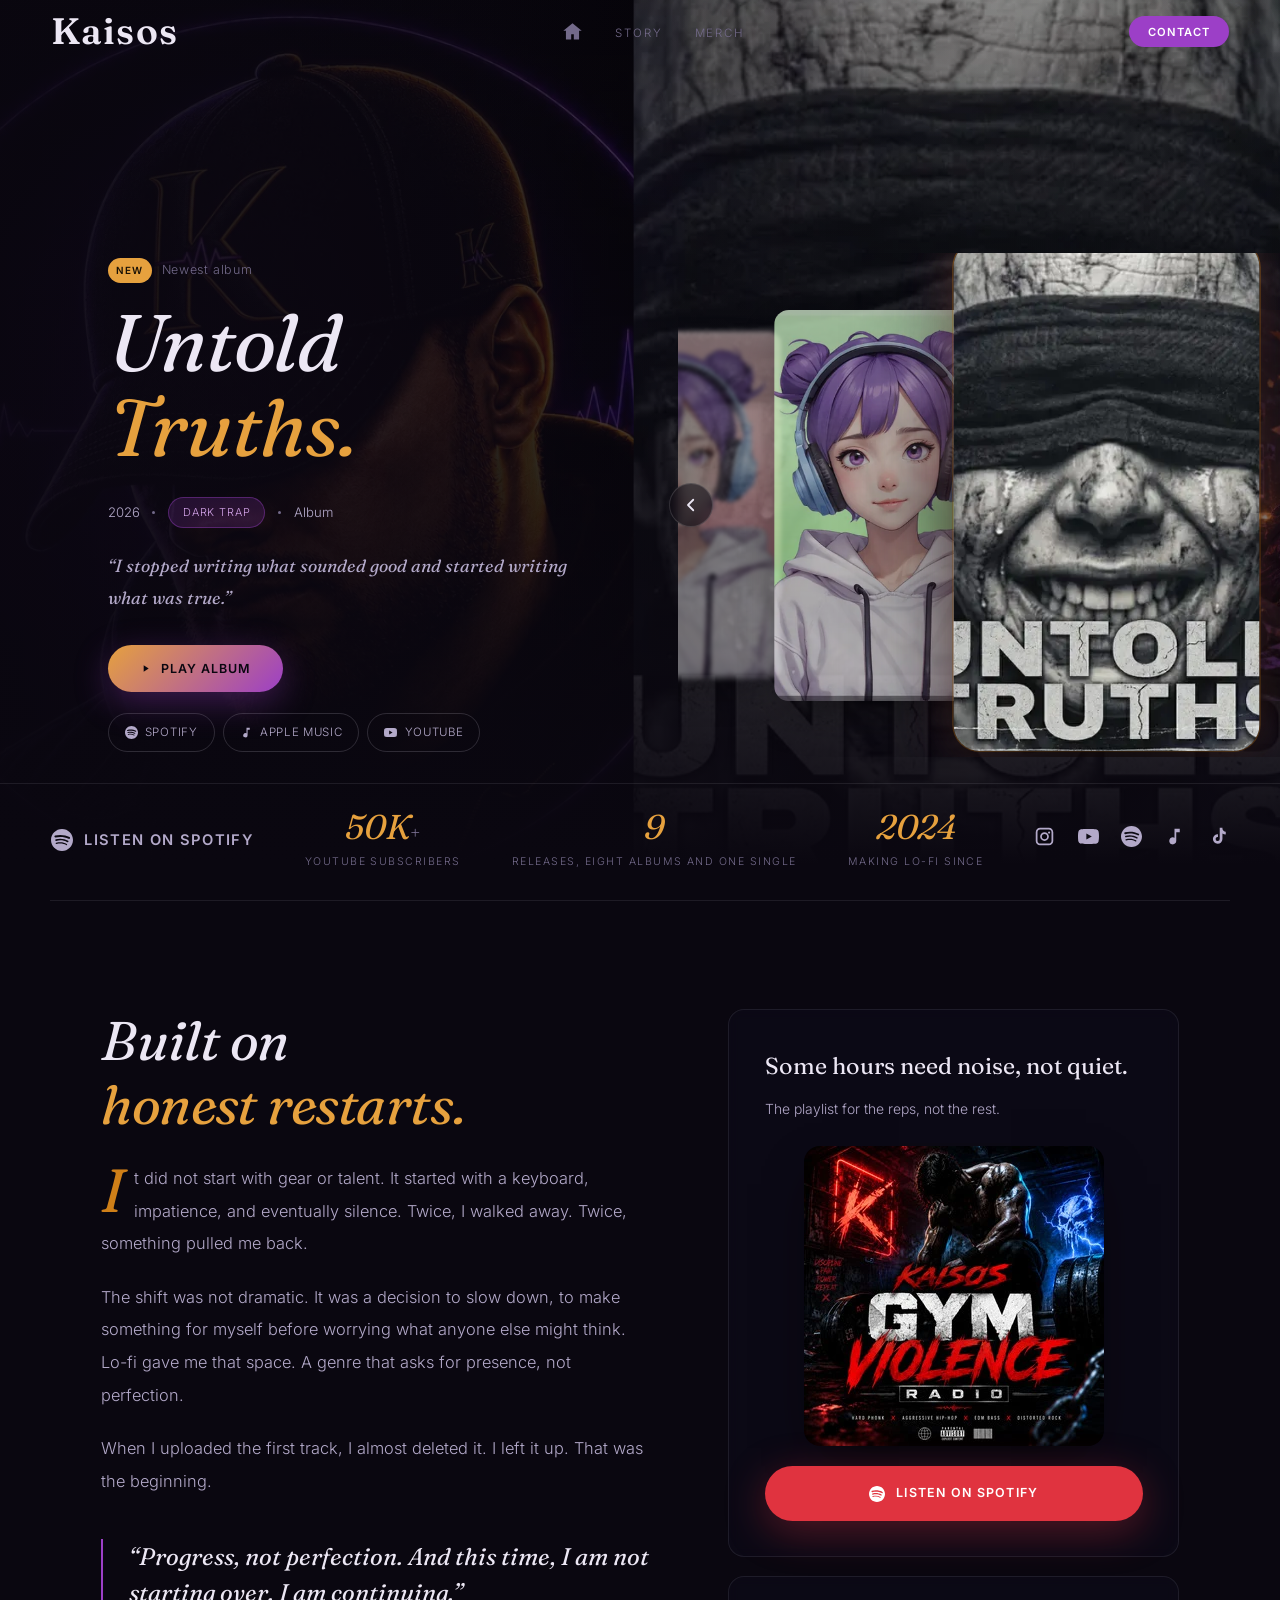
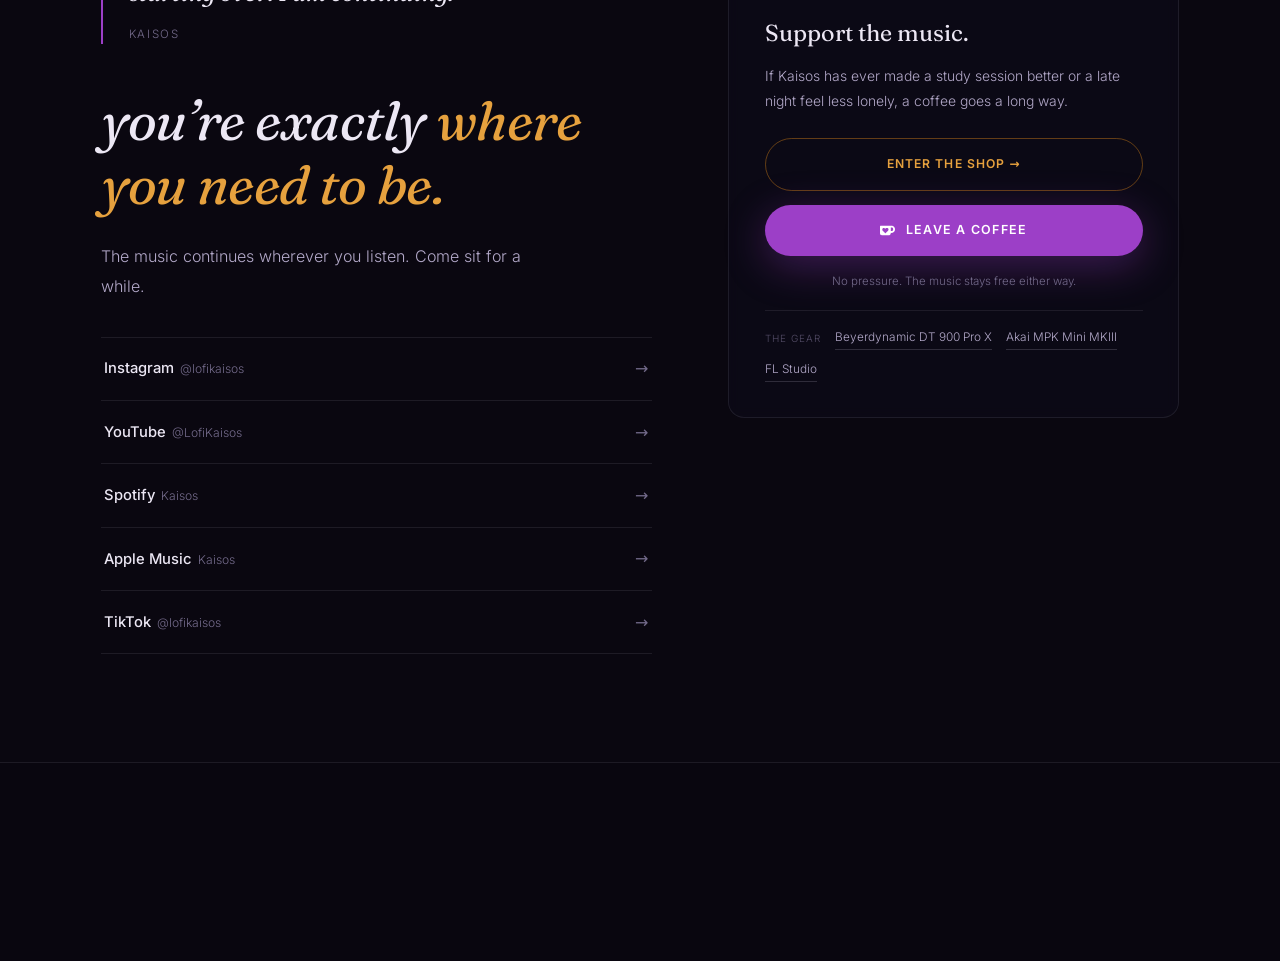
<file: index.html>
<!DOCTYPE html>
<html lang="en">
<head>
<meta charset="UTF-8"/>
<meta name="viewport" content="width=device-width,initial-scale=1"/>
<meta name="description" content="Kaisos: lo-fi music producer from Munich. Ambient beats, dark trap, and chill study music. Nine self-released titles, including the album Untold Truths. On Spotify, Apple Music, and YouTube."/>
<meta name="theme-color" content="#0a0710"/>
<meta name="color-scheme" content="dark"/>
<meta name="robots" content="index, follow"/>
<meta name="author" content="Adnan Cengiz"/>
<meta property="og:title" content="Kaisos: Lo-Fi Worlds from Munich"/>
<meta property="og:description" content="Lo-fi music producer from Munich. Ambient beats, dark trap, and chill hip-hop. Nine self-released releases, including the album Untold Truths. 50K+ YouTube subscribers."/>
<meta property="og:image" content="https://kaisos.com/og-image.png"/>
<meta property="og:image:alt" content="Kaisos: Lo-Fi Music Producer from Munich"/>
<meta property="og:image:type" content="image/png"/>
<meta property="og:image:width" content="1200"/>
<meta property="og:image:height" content="630"/>
<meta property="og:url" content="https://kaisos.com"/>
<meta property="og:type" content="website"/>
<meta property="og:site_name" content="Kaisos"/>
<meta property="og:locale" content="en_US"/>
<meta name="twitter:card" content="summary_large_image"/>
<link rel="canonical" href="https://kaisos.com"/>
<link rel="icon" type="image/png" href="/favicon.png"/>
<link rel="apple-touch-icon" href="/apple-touch-icon.png"/>
<title>Kaisos: Lo-Fi Music Producer from Munich | Ambient Beats &amp; Chill Hip-Hop</title>
<script type="application/ld+json">
{
  "@context":"https://schema.org",
  "@graph":[
    {
      "@type":"WebSite",
      "@id":"https://kaisos.com/#website",
      "url":"https://kaisos.com",
      "name":"Kaisos",
      "inLanguage":"en",
      "publisher":{"@id":"https://kaisos.com/#artist"}
    },
    {
      "@type":"MusicArtist",
      "@id":"https://kaisos.com/#artist",
      "name":"Kaisos",
      "description":"Lo-fi music producer from Munich, Germany. Ambient beats, dark trap, and chill hip-hop since 2024. Nine self-released titles on Spotify, Apple Music, and YouTube.",
      "genre":["Lo-fi","Lo-fi Hip Hop","Chillhop","Ambient","Chill","Study Music","Dark Trap"],
      "url":"https://kaisos.com",
      "image":"https://kaisos.com/ProfileImg.png",
      "foundingLocation":{"@type":"Place","name":"Munich, Germany"},
      "sameAs":[
        "https://open.spotify.com/artist/5luMo1wzJV2T84LVD8g66M",
        "https://music.apple.com/us/artist/kaisos/1735054792",
        "https://youtube.com/@LofiKaisos",
        "https://www.instagram.com/lofikaisos/",
        "https://www.tiktok.com/@lofikaisos"
      ],
      "numberOfAlbums":9,
      "album":[
        {"@type":"MusicAlbum","name":"Untold Truths","albumReleaseType":"AlbumRelease","url":"https://open.spotify.com/album/3xJm2P1qHg15yLCm1PjcWr","datePublished":"2026"},
        {"@type":"MusicAlbum","name":"Quiet Chaos","albumReleaseType":"AlbumRelease","url":"https://open.spotify.com/album/4e6gK5CEZqllYvsjWDY3Pl","datePublished":"2025"},
        {"@type":"MusicAlbum","name":"Purple Gold","albumReleaseType":"SingleRelease","url":"https://open.spotify.com/album/0Vhoh9SYaNQ5IFcKuEj8s3","datePublished":"2025"},
        {"@type":"MusicAlbum","name":"Lofi Kaisos Special","albumReleaseType":"AlbumRelease","url":"https://open.spotify.com/album/67OMy0DOFbt4Y5iTbL4lnE","datePublished":"2024"},
        {"@type":"MusicAlbum","name":"Lofi Kaisos Vol. 5","albumReleaseType":"AlbumRelease","url":"https://open.spotify.com/album/0sm4rH9Bv1VJ5r8hTaFDfz","datePublished":"2024"},
        {"@type":"MusicAlbum","name":"Lofi Kaisos Vol. 4","albumReleaseType":"AlbumRelease","url":"https://open.spotify.com/album/49c8g3dFdDOS8aezK0ltDb","datePublished":"2024"},
        {"@type":"MusicAlbum","name":"Lofi Kaisos Vol. 3","albumReleaseType":"AlbumRelease","url":"https://open.spotify.com/album/3bcGnK12xEytemEmjFGH86","datePublished":"2024"},
        {"@type":"MusicAlbum","name":"Lofi Kaisos Vol. 2","albumReleaseType":"AlbumRelease","url":"https://open.spotify.com/album/1G9pQYYIS1hZEqu0hieCyE","datePublished":"2024"},
        {"@type":"MusicAlbum","name":"Lofi Kaisos Vol. 1","albumReleaseType":"AlbumRelease","url":"https://open.spotify.com/album/0EQS01PkeiRoi9zaeVDtt7","datePublished":"2024"}
      ]
    }
  ]
}
</script>
<link rel="preload" as="image" href="covers/untold-truths.webp" type="image/webp"/>
<link rel="preload" as="font" type="font/woff2" href="/fonts/inter-latin.woff2" crossorigin/>
<link rel="preload" as="font" type="font/woff2" href="/fonts/fraunces-normal-latin.woff2" crossorigin/>
<link rel="preload" as="font" type="font/woff2" href="/fonts/fraunces-italic-latin.woff2" crossorigin/>
<link rel="dns-prefetch" href="https://open.spotify.com"/>
<link rel="preconnect" href="https://open.spotify.com"/>
<link rel="stylesheet" href="/fonts.css"/>
<noscript><style>.rv{opacity:1!important;transform:none!important}</style></noscript>
<style>

/* ══ TOKENS ══ */
:root{
  --bg:#0a0710;
  --ink:#ece7f4;
  --ink-2:#b3a9c9;
  --ink-3:#736a8a;
  --gold:#cf7f18;
  --gold-soft:#e6a13e;
  --violet:#9c3fc7;
  --violet-soft:#d2a3e8;
  --line:rgba(232,227,245,0.09);
  --line-2:rgba(232,227,245,0.16);
  --pane:rgba(13,12,26,0.55);
  --pad:clamp(1.2rem,4.5vw,3.2rem);
  --max:1180px;
  --serif:'Fraunces',Georgia,serif;
  --sans:'Inter',system-ui,sans-serif;
}
*{margin:0;padding:0;box-sizing:border-box}
html{scroll-behavior:smooth}
body{background:var(--bg);color:var(--ink-2);font-family:var(--sans);font-weight:300;line-height:1.8;overflow-x:hidden;-webkit-tap-highlight-color:transparent}
img{max-width:100%;display:block}
a{color:inherit}

/* ══ PAGE / RHYTHM ══ */
.page{position:relative;z-index:2}
.wrap{max-width:var(--max);margin:0 auto;padding:0 var(--pad)}
section{position:relative;padding:clamp(5.5rem,12vh,9rem) 0}
.hairline{border:0;border-top:1px solid var(--line);max-width:var(--max);margin:0 auto}
.rv{opacity:0;transform:translateY(22px);transition:opacity 0.9s cubic-bezier(0.16,1,0.3,1),transform 0.9s cubic-bezier(0.16,1,0.3,1)}
.rv.in{opacity:1;transform:none}
.d1{transition-delay:0.08s}.d2{transition-delay:0.16s}.d3{transition-delay:0.24s}

/* ══ TYPE ══ */
.voice{font-family:var(--serif);font-style:italic;font-weight:400;color:var(--ink);letter-spacing:-0.01em;line-height:1.18;text-wrap:balance;padding-bottom:0.1em}
.voice .au{color:var(--gold-soft)}
h2.voice{font-size:clamp(2rem,4.6vw,3.4rem);margin-bottom:1.2rem}
.lede{color:var(--ink-2);font-weight:300;line-height:1.85}
.small{font-size:0.78rem;letter-spacing:0.05em;color:var(--ink-3)}

/* ══ NAV ══ */
.nv{position:fixed;top:0;left:0;right:0;z-index:50;height:64px;display:flex;align-items:center;justify-content:space-between;padding:0 var(--pad);transition:background 0.4s,border-color 0.4s;border-bottom:1px solid transparent}
.nv.on{background:rgba(10,7,16,0.7);backdrop-filter:blur(18px) saturate(140%);-webkit-backdrop-filter:blur(18px) saturate(140%);border-bottom-color:var(--line)}
.nv-logo{font-family:var(--serif);font-weight:600;font-size:2.3rem;color:var(--ink);text-decoration:none;letter-spacing:0.03em;transition:color 0.25s}
.nv-logo:hover{color:var(--gold-soft)}
.nv-links{display:flex;align-items:center;gap:2rem;list-style:none}
.nv-links a{text-decoration:none;font-size:0.72rem;letter-spacing:0.16em;text-transform:uppercase;color:var(--ink-3);transition:color 0.25s}
.nv-home{display:flex;align-items:center;color:var(--ink-3);transition:color 0.25s}
.nv-home:hover{color:var(--ink)}
.nv-home svg{width:21px;height:21px;fill:currentColor}
.nv-links a:hover{color:var(--ink)}
.nv-side{display:flex;align-items:center;gap:0.9rem}
.nv-cta{display:inline-flex;align-items:center;border:0;cursor:pointer;font-family:var(--sans);text-decoration:none;background:var(--violet);color:#fff;font-size:0.7rem;font-weight:600;letter-spacing:0.1em;text-transform:uppercase;padding:0.52rem 1.15rem;border-radius:100px;transition:box-shadow 0.25s,transform 0.15s}
.nv-cta:hover{box-shadow:0 6px 26px rgba(156,63,199,0.45)}
.nv-cta:active{transform:scale(0.97)}

/* ── mobile burger + drawer ── */
.nv-burger{display:none;flex-direction:column;justify-content:center;gap:5px;width:44px;height:44px;padding:0;background:none;border:0;cursor:pointer}
.nv-burger span{display:block;width:24px;height:2px;margin:0 auto;background:var(--ink-2);border-radius:2px;transition:transform 0.3s,opacity 0.2s,background 0.25s}
.nv-burger[aria-expanded="true"] span{background:var(--ink)}
.nv-burger[aria-expanded="true"] span:nth-child(1){transform:translateY(7px) rotate(45deg)}
.nv-burger[aria-expanded="true"] span:nth-child(2){opacity:0}
.nv-burger[aria-expanded="true"] span:nth-child(3){transform:translateY(-7px) rotate(-45deg)}
.drawer{position:fixed;inset:0;z-index:49;display:grid;place-items:center;background:rgba(10,7,16,0.94);backdrop-filter:blur(24px) saturate(140%);-webkit-backdrop-filter:blur(24px) saturate(140%);opacity:0;visibility:hidden;transition:opacity 0.35s,visibility 0.35s}
.drawer.open{opacity:1;visibility:visible}
.drawer-in{display:flex;flex-direction:column;align-items:center;gap:1.9rem;text-align:center}
.drawer-in a{font-family:var(--serif);font-style:italic;font-weight:400;font-size:2rem;line-height:1;color:var(--ink);text-decoration:none;opacity:0;transform:translateY(14px);transition:color 0.25s}
.drawer-in a:hover{color:var(--gold-soft)}
.drawer.open .drawer-in a{opacity:1;transform:none;transition:color 0.25s,opacity 0.45s ease,transform 0.45s ease}
.drawer.open .drawer-in a:nth-child(1){transition-delay:0.06s}
.drawer.open .drawer-in a:nth-child(2){transition-delay:0.12s}
.drawer.open .drawer-in a:nth-child(3){transition-delay:0.18s}
.drawer.open .drawer-in a:nth-child(4){transition-delay:0.24s}
.drawer.open .drawer-in a:nth-child(5){transition-delay:0.32s}
.drawer-cta{margin-top:1.1rem;font-family:var(--sans)!important;font-style:normal!important;font-size:0.74rem!important;font-weight:600;letter-spacing:0.12em;text-transform:uppercase;color:#fff!important;background:var(--violet);padding:0.85rem 2.4rem;border-radius:100px}
.drawer-cta:hover{color:#fff!important;box-shadow:0 6px 26px rgba(156,63,199,0.45)}
.skip{position:fixed;top:0;left:50%;transform:translate(-50%,-130%);z-index:80;background:var(--violet);color:#fff;padding:0.7rem 1.3rem;border-radius:0 0 6px 6px;font-size:0.78rem;transition:transform 0.2s}
.skip:focus{transform:translate(-50%,0)}

/* ══ HERO — newest album ══ */
.hero{position:relative;min-height:100svh;display:flex;flex-direction:column;justify-content:center;padding:110px var(--pad) 0;overflow:hidden}
.hero-bg{position:absolute;inset:0;z-index:0}
.hero-portrait{position:absolute;inset:0;right:auto;width:50%;background-image:url('ProfileImg.webp');background-size:cover;background-position:60% center;opacity:0.75;filter:brightness(0.8) saturate(1.1)}
.hero-portrait::after{content:'';position:absolute;inset:0;background:radial-gradient(ellipse 90% 80% at 30% 45%,rgba(156,63,199,0.16),transparent 65%)}
.hero-bg-img{position:absolute;inset:0;left:50%;background-size:cover;background-position:center 30%;opacity:0;transform:scale(1.02);filter:brightness(0.72) saturate(1.15);transition:opacity 1.2s ease}
.hero-bg-img.on{opacity:1}
.hero-scrim{position:absolute;inset:0;background:
  linear-gradient(180deg,rgba(10,7,16,0.15) 0%,rgba(10,7,16,0.3) 45%,var(--bg) 96%),
  linear-gradient(90deg,rgba(10,7,16,0.88) 0%,rgba(10,7,16,0.7) 38%,rgba(10,7,16,0.4) 50%,rgba(10,7,16,0.08) 78%)}
.hero-in{position:relative;z-index:2;min-width:0;width:100%;margin:0 auto;display:grid;grid-template-columns:1fr 1fr;align-items:center;gap:2rem}
.hero-txt{max-width:460px;min-width:0;margin:0 auto;text-align:left}
.hero .small{display:flex;align-items:center;gap:0.6rem;margin-bottom:1.1rem}
.new-badge{display:inline-block;background:var(--gold-soft);color:#1a1206;font-size:0.62rem;font-weight:700;letter-spacing:0.1em;text-transform:uppercase;padding:0.22rem 0.55rem;border-radius:100px}
.hero h1{font-family:var(--serif);font-style:italic;font-weight:400;font-size:clamp(2.6rem,6.5vw,5rem);line-height:1.06;color:var(--ink);letter-spacing:-0.015em;text-wrap:balance;padding-bottom:0.1em;transition:opacity 0.3s}
.hero h1 .au{color:var(--gold-soft)}

/* ── meta row ── */
.hero-meta{display:flex;align-items:center;gap:0.8rem;margin:1.2rem 0 0;flex-wrap:wrap}
.hero-meta span{font-size:0.82rem;color:var(--ink-2)}
.hero-meta .dot{width:3px;height:3px;border-radius:50%;background:var(--ink-3)}
.hero-meta .tag{background:rgba(156,63,199,0.18);border:1px solid rgba(156,63,199,0.4);color:var(--violet-soft);padding:0.28rem 0.85rem;border-radius:100px;font-size:0.68rem;letter-spacing:0.08em;text-transform:uppercase}

.hero-sub{margin:1.4rem 0 2rem;max-width:42ch;font-family:var(--serif);font-style:italic;font-size:1.1rem;color:var(--ink-2);transition:opacity 0.3s}

/* ── CTA row ── */
.hero-cta{display:flex;gap:1rem;flex-wrap:wrap;margin-bottom:1.3rem}
.btn-album{display:inline-flex;align-items:center;gap:0.65rem;background:linear-gradient(135deg,var(--gold-soft),var(--violet));color:var(--bg);border:0;font-family:var(--sans);font-size:0.78rem;font-weight:700;letter-spacing:0.08em;text-transform:uppercase;padding:1rem 2rem;border-radius:100px;cursor:pointer;box-shadow:0 10px 34px rgba(156,63,199,0.35);transition:transform 0.2s,box-shadow 0.25s}
.btn-album:hover{transform:translateY(-2px);box-shadow:0 16px 46px rgba(156,63,199,0.5)}
.btn-album:active{transform:scale(0.98)}
.btn-album svg{width:11px;height:11px;fill:var(--bg)}
.btn-album.loaded{display:none}

/* ── glass carousel panel (right side) ── */
.hero-carousel-panel{position:relative;z-index:2;min-width:0;max-width:900px;margin:0 auto;padding:2.2rem 1.4rem;overflow:hidden}
.hero-picker{position:relative;min-width:0;height:min(56vh,540px);display:flex;align-items:center;justify-content:center;overflow:hidden;touch-action:pan-y;cursor:grab;user-select:none}
.hero-picker:active{cursor:grabbing}
.hero-track{position:relative;display:flex;align-items:center;transition:transform 0.55s cubic-bezier(0.16,1,0.3,1)}
.hero-pick{flex:0 0 auto;width:min(255px,28vw);margin:0 -20px;aspect-ratio:3/5;border-radius:16px;overflow:hidden;padding:0;border:0;background:none;cursor:pointer;opacity:0.7;filter:blur(0);transform:scale(0.92);box-shadow:0 20px 50px -14px rgba(0,0,0,0.7);transition:transform 0.5s cubic-bezier(0.16,1,0.3,1),opacity 0.5s ease,filter 0.5s ease,box-shadow 0.5s ease}
.hero-pick img{width:100%;height:100%;object-fit:cover;-webkit-user-drag:none;pointer-events:none}
.hero-pick:hover{opacity:0.9}
.hero-pick[data-d="2"],.hero-pick[data-d="3"]{opacity:0.45;filter:blur(2.5px);transform:scale(0.82)}
.hero-pick.active{opacity:1;filter:none;border-radius:22px;transform:scale(1.2) translateY(-8px);box-shadow:0 38px 90px -12px rgba(0,0,0,0.9),0 0 0 1px rgba(207,127,24,0.45),0 0 34px rgba(207,127,24,0.22),0 0 50px rgba(156,63,199,0.18);z-index:3}

/* ── carousel nav arrows ── */
.hero-nav{position:absolute;top:50%;transform:translateY(-50%);z-index:4;width:44px;height:44px;border-radius:50%;border:1px solid rgba(255,255,255,0.14);background:rgba(10,7,16,0.55);color:var(--ink);cursor:pointer;display:grid;place-items:center;backdrop-filter:blur(6px);transition:background 0.25s,border-color 0.25s,transform 0.2s}
.hero-nav svg{width:18px;height:18px}
.hero-nav:hover{background:rgba(207,127,24,0.25);border-color:rgba(207,127,24,0.5)}
.hero-nav:active{transform:translateY(-50%) scale(0.92)}
.hero-nav-prev{left:0.8rem}
.hero-nav-next{right:0.8rem}

/* ── hero bottom row: listen link / stats / socials ── */
.hero-bottom-row{position:absolute;left:0;right:0;bottom:1.8rem;z-index:2;display:flex;align-items:center;justify-content:space-between;gap:1.5rem;padding:1.6rem var(--pad) 0;border-top:1px solid var(--line)}
.hero-corner{flex:0 0 auto;display:flex;align-items:center;gap:0.7rem;color:var(--ink-2);font-size:0.92rem;font-weight:600;letter-spacing:0.09em;text-transform:uppercase;text-decoration:none;transition:color 0.25s}
.hero-corner:hover{color:var(--gold-soft)}
.hero-corner svg{width:22px;height:22px;fill:currentColor}
.hero-socs{gap:1.4rem}
.hero-socs a{color:var(--ink-2);transition:color 0.25s,transform 0.2s}
.hero-socs a:hover{color:var(--gold-soft);transform:translateY(-2px)}
.hero-socs svg{width:21px;height:21px;fill:currentColor}
.btn-play{display:inline-flex;align-items:center;gap:0.7rem;text-decoration:none;background:var(--violet);color:#fff;font-size:0.78rem;font-weight:600;letter-spacing:0.1em;text-transform:uppercase;padding:1rem 2.1rem;border-radius:100px;box-shadow:0 10px 40px rgba(156,63,199,0.35);transition:transform 0.2s,box-shadow 0.25s;border:0;cursor:pointer;font-family:var(--sans)}
.btn-play:hover{transform:translateY(-2px);box-shadow:0 16px 52px rgba(156,63,199,0.5)}
.btn-play:active{transform:scale(0.98)}

/* ── now-playing embed ── */
.embed-slot{border-radius:14px;overflow:hidden}
.embed-slot:not(:empty){border:1px solid var(--line-2);background:var(--pane);margin-bottom:1.3rem}
.embed-slot iframe{display:block;width:100%;border:0}

/* ── cover art ── */
.cover-play{max-width:300px;border-radius:16px;overflow:hidden;aspect-ratio:1/1;margin:0 auto 1.3rem;box-shadow:0 20px 50px -18px rgba(0,0,0,0.7)}
.cover-play img{width:100%;height:100%;object-fit:cover;display:block}

/* ── spotify button ── */
.btn-spotify{display:inline-flex;align-items:center;gap:0.7rem;text-decoration:none;background:#e0333f;color:#fff;font-size:0.78rem;font-weight:600;letter-spacing:0.1em;text-transform:uppercase;padding:1rem 2.1rem;border-radius:100px;box-shadow:0 10px 40px rgba(224,51,63,0.35);transition:transform 0.2s,box-shadow 0.25s;width:100%;justify-content:center}
.btn-spotify:hover{transform:translateY(-2px);box-shadow:0 16px 52px rgba(224,51,63,0.5)}
.btn-spotify:active{transform:scale(0.98)}
.btn-spotify svg{width:16px;height:16px;fill:#fff}
.plats{display:flex;gap:0.5rem;flex-wrap:wrap}
.plat{display:inline-flex;align-items:center;gap:0.45rem;padding:0.5rem 1rem;border:1px solid var(--line-2);border-radius:100px;color:var(--ink-2);text-decoration:none;font-size:0.72rem;letter-spacing:0.06em;text-transform:uppercase;transition:border-color 0.25s,color 0.25s}
.plat:hover{border-color:var(--gold);color:var(--gold-soft)}
.plat svg{width:13px;height:13px;fill:currentColor}

/* ── stats ── */
.stats{display:flex;justify-content:center;gap:clamp(2.2rem,8vw,5.5rem);flex-wrap:wrap;text-align:center}
.stat{display:flex;flex-direction:column;gap:0.5rem}
.stat-v{font-family:var(--serif);font-style:italic;font-weight:400;font-size:clamp(2.3rem,5vw,3.1rem);line-height:1;color:var(--gold-soft)}
.stat-v i{font-style:normal;font-size:0.55em;color:var(--ink-3)}
.stat-l{font-size:0.68rem;letter-spacing:0.14em;text-transform:uppercase;color:var(--ink-3)}
.hero-stats{flex:1 1 auto;gap:clamp(1.5rem,4vw,3.5rem)}
.hero-stats .stat-v{font-size:clamp(1.7rem,3vw,2.15rem)}
.hero-stats .stat-l{font-size:0.66rem}

/* ── floating listen CTA ── */
.listen-fab{position:fixed;left:50%;bottom:1.5rem;z-index:48;display:inline-flex;align-items:center;gap:0.6rem;background:var(--violet);color:#fff;font-family:var(--sans);font-size:0.76rem;font-weight:600;letter-spacing:0.09em;text-transform:uppercase;padding:0.85rem 1.7rem;border-radius:100px;text-decoration:none;box-shadow:0 12px 38px rgba(156,63,199,0.5);opacity:0;visibility:hidden;transform:translate(-50%,150%);transition:transform 0.45s cubic-bezier(.2,.9,.3,1),opacity 0.35s,visibility 0.35s,box-shadow 0.25s}
.listen-fab.show{opacity:1;visibility:visible;transform:translate(-50%,0)}
.listen-fab:hover{box-shadow:0 16px 50px rgba(156,63,199,0.7)}
.listen-fab:active{transform:translate(-50%,2px)}
.listen-fab svg{width:16px;height:16px;fill:currentColor}
@media(min-width:901px){.listen-fab{display:none}}

/* ══ STORY ══ */
.story{max-width:660px;margin:0 auto}
.stay-grid .story{max-width:none;margin:0 0 2.8rem}
.stay-tagline{margin-top:0}
.story p{margin-bottom:1.3rem;font-size:1.02rem;line-height:2}
.story .op::first-letter{font-family:var(--serif);font-style:italic;font-size:3.8rem;line-height:0.75;float:left;padding:0.4rem 0.6rem 0 0;color:var(--gold)}
.story-quote{margin:2.6rem 0 0;padding-left:1.6rem;border-left:2px solid var(--violet)}
.story-quote blockquote{font-family:var(--serif);font-style:italic;font-size:1.5rem;line-height:1.5;color:var(--ink)}
.story-quote cite{display:block;margin-top:0.8rem;font-size:0.72rem;letter-spacing:0.14em;text-transform:uppercase;color:var(--ink-3);font-style:normal}

/* ══ STAY ══ */
.stay-grid{display:grid;grid-template-columns:1.1fr 0.9fr;gap:clamp(2.5rem,6vw,5rem);align-items:start}
.socs{border-top:1px solid var(--line);margin-top:2.2rem}
.soc{display:flex;align-items:center;justify-content:space-between;padding:1.05rem 0.2rem;border-bottom:1px solid var(--line);text-decoration:none;transition:padding 0.2s}
.soc:hover{padding-left:0.8rem}
.soc b{font-weight:500;font-size:0.92rem;color:var(--ink)}
.soc span{font-size:0.76rem;color:var(--ink-3)}
.soc i{font-style:normal;color:var(--ink-3);transition:transform 0.2s,color 0.2s}
.soc:hover i{transform:translateX(5px);color:var(--violet-soft)}
.pane{background:var(--pane);border:1px solid var(--line);border-radius:16px;padding:2.2rem;backdrop-filter:blur(6px);-webkit-backdrop-filter:blur(6px)}
.pane+.pane{margin-top:1.2rem}
.pane h3{font-family:var(--serif);font-weight:400;font-size:1.45rem;color:var(--ink);margin-bottom:0.6rem}
.pane p{font-size:0.87rem;margin-bottom:1.5rem}
.pane .btn-play{width:100%;justify-content:center;padding:0.9rem 1.5rem}
.pane .ghost{display:inline-flex;width:100%;justify-content:center;align-items:center;gap:0.5rem;text-decoration:none;border:1px solid rgba(207,127,24,0.45);color:var(--gold-soft);font-size:0.76rem;font-weight:600;letter-spacing:0.09em;text-transform:uppercase;padding:0.9rem 1.5rem;border-radius:100px;margin-bottom:0.9rem;transition:background 0.25s,border-color 0.25s}
.pane .ghost:hover{background:rgba(207,127,24,0.08);border-color:var(--gold)}
.pane .note{font-size:0.72rem;color:var(--ink-3);text-align:center;margin:0.9rem 0 0}
.pane .note a{color:var(--gold-soft);text-decoration:none;border-bottom:1px solid rgba(224,166,62,0.3);transition:border-color 0.2s}
.pane .note a:hover{border-color:var(--gold-soft)}
.aff-mini{margin-top:1.2rem;padding-top:1rem;border-top:1px solid var(--line);display:flex;flex-wrap:wrap;align-items:center;gap:0.6rem 0.9rem}
.aff-mini-label{font-size:0.62rem;letter-spacing:0.1em;text-transform:uppercase;color:var(--ink-3);opacity:0.7}
.aff-mini a{font-size:0.74rem;color:var(--ink-2);text-decoration:none;border-bottom:1px solid var(--line-2);transition:color 0.2s,border-color 0.2s}
.aff-mini a:hover{color:var(--gold-soft);border-color:var(--gold-soft)}

/* ══ FOOTER ══ */
footer{position:relative;z-index:2;border-top:1px solid var(--line);padding:3.4rem var(--pad) 2.6rem;background:rgba(10,7,16,0.55)}
.ft-in{max-width:var(--max);margin:0 auto;display:flex;align-items:flex-end;justify-content:space-between;gap:1.5rem 2.5rem;flex-wrap:wrap}
.ft-brand{font-family:var(--serif);font-weight:600;font-size:1.6rem;color:var(--gold);line-height:1}
.ft-mood{font-family:var(--serif);font-style:italic;font-size:0.98rem;color:var(--ink-3);margin-top:0.5rem}
.ft-copy{margin-top:1.2rem;font-size:0.72rem;color:var(--ink-3);opacity:0.75}
.ft-side{display:flex;flex-direction:column;align-items:flex-end;gap:1.1rem}
.ft-socs{display:flex;align-items:center;gap:0.7rem}
.ft-socs a{display:grid;place-items:center;width:44px;height:44px;border-radius:50%;border:1px solid var(--line-2);color:var(--ink-3);transition:color 0.2s,border-color 0.2s,transform 0.2s}
.ft-socs a:hover{color:var(--gold-soft);border-color:rgba(207,127,24,0.4);transform:translateY(-2px)}
.ft-socs a svg{width:16px;height:16px;fill:currentColor}
.ft-links{display:flex;align-items:center;gap:1.6rem;flex-wrap:wrap}
.ft-links a,.ft-links button{background:none;border:0;cursor:pointer;font-family:var(--sans);font-size:0.74rem;letter-spacing:0.1em;text-transform:uppercase;color:var(--ink-3);text-decoration:none;padding:0;transition:color 0.2s}
.ft-links a:hover,.ft-links button:hover{color:var(--ink)}

/* ══ MODALS ══ */
.modal-overlay{position:fixed;inset:0;z-index:70;background:rgba(0,0,0,0.78);backdrop-filter:blur(8px);-webkit-backdrop-filter:blur(8px);display:flex;align-items:center;justify-content:center;padding:2rem;opacity:0;pointer-events:none;transition:opacity 0.3s}
.modal-overlay.open{opacity:1;pointer-events:auto}
.modal-panel{background:#0d0c1a;border:1px solid var(--line-2);border-radius:12px;padding:2.5rem;max-width:580px;width:100%;max-height:82vh;overflow-y:auto;position:relative;transform:translateY(20px);transition:transform 0.3s;scrollbar-width:thin}
.modal-overlay.open .modal-panel{transform:translateY(0)}
.modal-close{position:absolute;top:1rem;right:1rem;width:40px;height:40px;border-radius:50%;border:1px solid var(--line-2);background:none;cursor:pointer;color:var(--ink-3);font-size:1.2rem;line-height:1;transition:color 0.2s,border-color 0.2s}
.modal-close:hover{color:var(--ink);border-color:var(--violet)}
.modal-panel h2{font-family:var(--serif);font-weight:400;font-size:1.6rem;color:var(--ink);margin-bottom:1.8rem}
.modal-panel h3{font-size:0.72rem;font-weight:600;letter-spacing:0.12em;text-transform:uppercase;color:var(--violet-soft);margin:1.4rem 0 0.4rem}
.modal-panel p{font-size:0.9rem;line-height:1.85;margin-bottom:0.7rem}
.modal-panel a{color:var(--violet-soft)}

/* ══ CONTACT FORM ══ */
.contact-intro{color:var(--ink-2)}
.hp-field{position:absolute;left:-9999px}
.form-row{margin-top:1.2rem}
.form-row label{display:block;font-size:0.68rem;font-weight:600;letter-spacing:0.1em;text-transform:uppercase;color:var(--ink-3);margin-bottom:0.5rem}
.form-row label span{text-transform:none;letter-spacing:0;font-weight:400;opacity:0.7}
.req{color:var(--gold-soft);opacity:1!important}
.form-hint{margin-top:0.9rem;font-size:0.68rem;color:var(--ink-3)}
.form-row input[type="text"],.form-row input[type="email"],.form-row textarea{width:100%;background:rgba(232,227,245,0.04);border:1px solid var(--line-2);border-radius:10px;padding:0.8rem 1rem;font-family:var(--sans);font-size:0.9rem;color:var(--ink);transition:border-color 0.25s,background 0.25s}
.form-row input[type="text"]:focus,.form-row input[type="email"]:focus,.form-row textarea:focus{outline:none;border-color:var(--violet);background:rgba(232,227,245,0.07)}
.form-row textarea{resize:vertical;min-height:100px}
.form-row input[type="file"]{width:100%;font-size:0.8rem;color:var(--ink-3)}
.form-row input[type="file"]::file-selector-button{background:var(--pane);border:1px solid var(--line-2);color:var(--ink-2);border-radius:100px;padding:0.5rem 1rem;font-size:0.72rem;font-weight:600;letter-spacing:0.06em;text-transform:uppercase;cursor:pointer;margin-right:0.8rem;transition:border-color 0.25s,color 0.25s}
.form-row input[type="file"]::file-selector-button:hover{border-color:var(--gold-soft);color:var(--gold-soft)}
#contactForm .btn-play{width:100%;justify-content:center;margin-top:1.6rem}
.form-status{margin-top:0.9rem;text-align:center;font-size:0.82rem}
.form-status.ok{color:var(--gold-soft)}
.form-status.err{color:#e0333f}

/* ══ FOCUS ══ */
:focus-visible{outline:2px solid var(--violet);outline-offset:3px;border-radius:3px}

/* ══ PERF ══ */
#stay,footer{content-visibility:auto;contain-intrinsic-size:auto 560px}

/* ══ RESPONSIVE ══ */
@media(max-width:900px){
  .nv-links{display:none}
  .nv-cta{display:none}
  .nv-burger{display:flex}
  .hero{padding:110px var(--pad) 3rem}
  .hero-in{grid-template-columns:minmax(0,1fr);text-align:center;gap:2.6rem}
  .hero-txt{display:contents}
  .hero-meta,.hero-cta,.hero-txt .plats{justify-content:center}
  .hero-sub{margin-left:auto;margin-right:auto}
  #heroLabel{order:1}
  #heroTitle{order:2}
  #heroMeta{order:3}
  #heroSub{order:4}
  .hero-carousel-panel{order:5;width:100%;padding:1.6rem 0.5rem}
  .hero-cta,#heroEmbedSlot{display:none}
  #heroPlats{order:6}
  #heroPlats a[href*="youtube"]{display:none}
  .hero-pick{width:min(150px,42vw);margin:0 -12px}
  .hero-bottom-row{position:static;flex-direction:column;gap:1.4rem;margin-top:2.4rem;padding:1.6rem var(--pad) 0}
  .hero-stats{justify-content:center}
  .hero-portrait{width:100%;opacity:0.35}
  .hero-bg-img{left:0}
  .hero-scrim{background:
    linear-gradient(180deg,rgba(10,7,16,0.45) 0%,rgba(10,7,16,0.6) 45%,var(--bg) 96%),
    linear-gradient(0deg,rgba(10,7,16,0.75) 0%,rgba(10,7,16,0.2) 55%)}
  .stay-grid{grid-template-columns:1fr;gap:2.6rem}
  .ft-in{text-align:center;justify-content:center}
  .ft-side{align-items:center}
}
@media(max-width:560px){
  section{padding:4.2rem 0}
  .hero{padding:96px var(--pad) 2.5rem}
  .hero-sub{margin:1.6rem auto 2.2rem}
  .hero-pick{width:min(120px,38vw);margin:0 -10px}
  .hero-picker{height:auto;padding:1.2rem 0}
  .pane{padding:1.7rem 1.4rem}
  .modal-overlay{padding:0.9rem}
  .modal-panel{padding:1.8rem 1.3rem;max-height:88dvh}
}

/* ══ REDUCED MOTION ══ */
@media(prefers-reduced-motion:reduce){
  html{scroll-behavior:smooth}
  .rv{transition:none}
  .hero-bg-img,.hero-pick,.hero-track{transition:none}
}
</style>
</head>
<body>

<!-- ══ ICON SPRITE ══ -->
<svg width="0" height="0" style="position:absolute" aria-hidden="true" focusable="false"><defs>
  <path id="i-spotify" d="M12 0C5.4 0 0 5.4 0 12s5.4 12 12 12 12-5.4 12-12S18.66 0 12 0zm5.521 17.34c-.24.359-.66.48-1.021.24-2.82-1.74-6.36-2.101-10.561-1.141-.418.122-.779-.179-.899-.539-.12-.421.18-.78.54-.9 4.56-1.021 8.52-.6 11.64 1.32.42.18.479.659.301 1.02zm1.44-3.3c-.301.42-.841.6-1.262.3-3.239-1.98-8.159-2.58-11.939-1.38-.479.12-1.02-.12-1.14-.6-.12-.48.12-1.021.6-1.141C9.6 9.9 15 10.561 18.72 12.84c.361.181.54.78.241 1.2zm.12-3.36C15.24 8.4 8.82 8.16 5.16 9.301c-.6.179-1.2-.181-1.38-.721-.18-.601.18-1.2.72-1.381 4.26-1.26 11.28-1.02 15.721 1.621.539.3.719 1.02.419 1.56-.299.421-1.02.599-1.559.3z"/>
  <path id="i-youtube" d="M23.498 6.186a3.016 3.016 0 0 0-2.122-2.136C19.505 3.545 12 3.545 12 3.545s-7.505 0-9.377.505A3.017 3.017 0 0 0 .502 6.186C0 8.07 0 12 0 12s0 3.93.502 5.814a3.016 3.016 0 0 0 2.122 2.136c1.871.505 9.376.505 9.376.505s7.505 0 9.377-.505a3.015 3.015 0 0 0 2.122-2.136C24 15.93 24 12 24 12s0-3.93-.502-5.814zM9.545 15.568V8.432L15.818 12l-6.273 3.568z"/>
  <path id="i-apple" d="M12 3v10.55A4 4 0 1 0 14 17V7h4V3h-6z"/>
  <path id="i-instagram" d="M7 2C4.2 2 2 4.2 2 7v10c0 2.8 2.2 5 5 5h10c2.8 0 5-2.2 5-5V7c0-2.8-2.2-5-5-5H7zm0 2h10c1.7 0 3 1.3 3 3v10c0 1.7-1.3 3-3 3H7c-1.7 0-3-1.3-3-3V7c0-1.7 1.3-3 3-3zm5 3a5 5 0 1 0 0 10 5 5 0 0 0 0-10zm0 2a3 3 0 1 1 0 6 3 3 0 0 1 0-6zm5.25-2.75a1.25 1.25 0 1 0 0 2.5 1.25 1.25 0 0 0 0-2.5z"/>
  <path id="i-tiktok" d="M16.5 2h-3.1v12.9a2.35 2.35 0 1 1-2-2.32V9.4a5.45 5.45 0 1 0 5.1 5.43V8.5a6.5 6.5 0 0 0 3.8 1.22V6.6a3.6 3.6 0 0 1-2.6-1.1A3.6 3.6 0 0 1 16.5 2.9V2z"/>
  <path id="i-kofi" d="M23.881 8.948c-.773-4.085-4.859-4.593-4.859-4.593H.723c-.604 0-.679.798-.679.798s-.082 7.324-.022 11.822c.164 2.424 2.586 2.672 2.586 2.672s8.267-.023 11.966-.049c2.438-.426 2.683-2.566 2.658-3.734 4.352.24 7.422-2.831 6.649-6.916zm-11.062 3.511c-1.246 1.453-4.011 3.976-4.011 3.976s-.121.119-.31.023c-.076-.057-.108-.09-.108-.09-.443-.441-3.368-3.049-4.034-3.954-.709-.965-1.041-2.7-.091-3.71.951-1.01 3.005-1.086 4.363.407 0 0 1.565-1.782 3.468-.963 1.904.82 1.832 3.011.723 4.311zm6.173.478c-.928.116-1.682.028-1.682.028V7.284h1.77s1.971.551 1.971 2.638c0 1.913-.985 2.667-2.059 3.015z"/>
  <path id="i-home" d="M12 2.6 1.5 11h3V21h6v-6h3v6h6V11h3z"/>
</defs></svg>

<a href="#listen" class="skip">Skip to content</a>

<!-- ══ NAV ══ -->
<nav class="nv" id="nv" aria-label="Primary">
  <a href="#top" class="nv-logo">Kaisos</a>
  <ul class="nv-links">
    <li><a href="#listen" class="nv-home" aria-label="Home"><svg viewBox="0 0 24 24"><use href="#i-home"/></svg></a></li>
    <li><a href="#stay">Story</a></li>
    <li><a href="#stay">Merch</a></li>
  </ul>
  <div class="nv-side">
    <button type="button" class="nv-cta" data-open-modal="contact">Contact</button>
    <button type="button" class="nv-burger" id="burger" aria-label="Open menu" aria-expanded="false" aria-controls="drawer">
      <span></span><span></span><span></span>
    </button>
  </div>
</nav>

<!-- ══ MOBILE DRAWER ══ -->
<div class="drawer" id="drawer" aria-hidden="true">
  <nav class="drawer-in" aria-label="Mobile">
    <a href="#listen">Listen</a>
    <a href="#stay">Story</a>
    <a href="#stay">Merch</a>
    <button type="button" data-open-modal="contact">Contact</button>
    <a class="drawer-cta" href="https://ko-fi.com/I3I41YQ1DA" target="_blank" rel="noopener">Support</a>
  </nav>
</div>

<main class="page" id="top">

<!-- ══ HERO ══ -->
<header class="hero" id="listen">
  <div class="hero-bg" aria-hidden="true">
    <div class="hero-portrait"></div>
    <div class="hero-bg-img on" id="heroBgA" style="background-image:url('covers/untold-truths.webp')"></div>
    <div class="hero-bg-img" id="heroBgB"></div>
    <div class="hero-scrim"></div>
  </div>
  <div class="hero-in">
    <div class="hero-txt">
      <span class="small rv" id="heroLabel"><span class="new-badge">New</span> Newest album</span>
      <h1 class="rv d1" id="heroTitle">Untold <span class="au">Truths.</span></h1>
      <div class="hero-meta rv d1" id="heroMeta">
        <span id="heroYear">2026</span><span class="dot"></span><span class="tag" id="heroTag">Dark Trap</span><span class="dot"></span><span id="heroKind">Album</span>
      </div>
      <p class="hero-sub rv d2" id="heroSub">&#8220;I stopped writing what sounded good and started writing what was true.&#8221;</p>
      <div class="hero-cta rv d3">
        <button type="button" class="btn-album" id="heroPlayBtn" data-embed="https://open.spotify.com/embed/album/3xJm2P1qHg15yLCm1PjcWr?utm_source=generator&amp;theme=0" data-h="352" aria-label="Play Untold Truths on Spotify">
          <svg viewBox="0 0 24 24"><path d="M8 5v14l11-7z"/></svg>
          Play Album
        </button>
      </div>
      <div class="embed-slot" id="heroEmbedSlot"></div>
      <div class="plats rv d3" id="heroPlats">
        <a class="plat" href="https://open.spotify.com/album/3xJm2P1qHg15yLCm1PjcWr" target="_blank" rel="noopener"><svg viewBox="0 0 24 24"><use href="#i-spotify"/></svg> Spotify</a>
        <a class="plat" href="https://music.apple.com/us/album/untold-truths/6786814026" target="_blank" rel="noopener"><svg viewBox="0 0 24 24"><use href="#i-apple"/></svg> Apple Music</a>
        <a class="plat" href="https://youtube.com/@LofiKaisos" target="_blank" rel="noopener"><svg viewBox="0 0 24 24"><use href="#i-youtube"/></svg> YouTube</a>
      </div>
    </div>
    <div class="hero-carousel-panel rv d3">
      <div class="hero-picker" id="heroPicker" aria-label="Choose a release">
        <div class="hero-track" id="heroTrack"></div>
      </div>
      <button type="button" class="hero-nav hero-nav-prev" id="heroPrev" aria-label="Previous release"><svg viewBox="0 0 24 24" fill="none" stroke="currentColor" stroke-width="2.4" stroke-linecap="round" stroke-linejoin="round"><path d="M15 5l-7 7 7 7"/></svg></button>
      <button type="button" class="hero-nav hero-nav-next" id="heroNext" aria-label="Next release"><svg viewBox="0 0 24 24" fill="none" stroke="currentColor" stroke-width="2.4" stroke-linecap="round" stroke-linejoin="round"><path d="M9 5l7 7-7 7"/></svg></button>
    </div>
  </div>
  <div class="hero-bottom-row rv d3">
    <a class="hero-corner hero-listen-corner" href="https://open.spotify.com/artist/5luMo1wzJV2T84LVD8g66M" target="_blank" rel="noopener">
      <svg viewBox="0 0 24 24"><use href="#i-spotify"/></svg> Listen on Spotify
    </a>
    <div class="stats hero-stats">
      <div class="stat"><span class="stat-v">50K<i>+</i></span><span class="stat-l">YouTube subscribers</span></div>
      <div class="stat"><span class="stat-v">9</span><span class="stat-l">Releases, eight albums and one single</span></div>
      <div class="stat"><span class="stat-v">2024</span><span class="stat-l">Making lo-fi since</span></div>
    </div>
    <div class="hero-corner hero-socs">
      <a href="https://www.instagram.com/lofikaisos/" target="_blank" rel="me noopener" aria-label="Instagram"><svg viewBox="0 0 24 24"><use href="#i-instagram"/></svg></a>
      <a href="https://youtube.com/@LofiKaisos" target="_blank" rel="me noopener" aria-label="YouTube"><svg viewBox="0 0 24 24"><use href="#i-youtube"/></svg></a>
      <a href="https://open.spotify.com/artist/5luMo1wzJV2T84LVD8g66M" target="_blank" rel="me noopener" aria-label="Spotify"><svg viewBox="0 0 24 24"><use href="#i-spotify"/></svg></a>
      <a href="https://music.apple.com/us/artist/kaisos/1735054792" target="_blank" rel="me noopener" aria-label="Apple Music"><svg viewBox="0 0 24 24"><use href="#i-apple"/></svg></a>
      <a href="https://www.tiktok.com/@lofikaisos" target="_blank" rel="me noopener" aria-label="TikTok"><svg viewBox="0 0 24 24"><use href="#i-tiktok"/></svg></a>
    </div>
  </div>
</header>

<hr class="hairline"/>

<!-- ══ STAY ══ -->
<section id="stay">
  <div class="wrap">
    <div class="stay-grid">
      <div>
        <div class="story">
          <h2 class="voice rv">Built on <span class="au">honest restarts.</span></h2>
          <p class="op rv d1">It did not start with gear or talent. It started with a keyboard, impatience, and eventually silence. Twice, I walked away. Twice, something pulled me back.</p>
          <p class="rv d1">The shift was not dramatic. It was a decision to slow down, to make something for myself before worrying what anyone else might think. Lo-fi gave me that space. A genre that asks for presence, not perfection.</p>
          <p class="rv d2">When I uploaded the first track, I almost deleted it. I left it up. That was the beginning.</p>
          <div class="story-quote rv d2">
            <blockquote>&#8220;Progress, not perfection. And this time, I am not starting over. I am continuing.&#8221;</blockquote>
            <cite>Kaisos</cite>
          </div>
        </div>
        <h2 class="voice rv stay-tagline">you&#8217;re exactly <span class="au">where you need to be.</span></h2>
        <p class="lede rv d1" style="max-width:42ch">The music continues wherever you listen. Come sit for a while.</p>
        <div class="socs rv d2">
          <a class="soc" href="https://www.instagram.com/lofikaisos/" target="_blank" rel="me noopener"><span><b>Instagram</b> &nbsp;<span>@lofikaisos</span></span><i aria-hidden="true">&#8594;</i></a>
          <a class="soc" href="https://youtube.com/@LofiKaisos" target="_blank" rel="me noopener"><span><b>YouTube</b> &nbsp;<span>@LofiKaisos</span></span><i aria-hidden="true">&#8594;</i></a>
          <a class="soc" href="https://open.spotify.com/artist/5luMo1wzJV2T84LVD8g66M" target="_blank" rel="me noopener"><span><b>Spotify</b> &nbsp;<span>Kaisos</span></span><i aria-hidden="true">&#8594;</i></a>
          <a class="soc" href="https://music.apple.com/us/artist/kaisos/1735054792" target="_blank" rel="me noopener"><span><b>Apple Music</b> &nbsp;<span>Kaisos</span></span><i aria-hidden="true">&#8594;</i></a>
          <a class="soc" href="https://www.tiktok.com/@lofikaisos" target="_blank" rel="me noopener"><span><b>TikTok</b> &nbsp;<span>@lofikaisos</span></span><i aria-hidden="true">&#8594;</i></a>
        </div>
      </div>
      <div>
        <div class="pane rv">
          <h3>Some hours need noise, not quiet.</h3>
          <p>The playlist for the reps, not the rest.</p>
          <div class="cover-play"><img src="covers/gym-violence-radio.webp" alt="Gym Violence Radio playlist cover" loading="lazy" decoding="async"/></div>
          <a class="btn-spotify" href="https://open.spotify.com/playlist/26x2otL7vDpi9Av47880sK" target="_blank" rel="noopener"><svg viewBox="0 0 24 24"><use href="#i-spotify"/></svg> Listen on Spotify</a>
        </div>
        <div class="pane rv d2">
          <h3>Support the music.</h3>
          <p>If Kaisos has ever made a study session better or a late night feel less lonely, a coffee goes a long way.</p>
          <a class="ghost" href="https://kaisos-shop.fourthwall.com" target="_blank" rel="noopener">Enter the shop &#8594;</a>
          <a class="btn-play" href="https://ko-fi.com/I3I41YQ1DA" target="_blank" rel="noopener"><svg width="15" height="15" viewBox="0 0 24 24" fill="currentColor"><use href="#i-kofi"/></svg> Leave a coffee</a>
          <p class="note">No pressure. The music stays free either way.</p>
          <div class="aff-mini">
            <span class="aff-mini-label">The gear</span>
            <a href="https://amzn.to/4t59kTK" target="_blank" rel="noopener sponsored">Beyerdynamic DT 900 Pro X</a>
            <a href="https://amzn.to/4w3IrCj" target="_blank" rel="noopener sponsored">Akai MPK Mini MKIII</a>
            <a href="https://go.image-line.com/c/7251968/3088747/38091" target="_blank" rel="noopener sponsored">FL Studio</a>
          </div>
        </div>
      </div>
    </div>
  </div>
</section>

</main>

<!-- ══ FLOATING LISTEN CTA ══ -->
<a class="listen-fab" id="listenFab" href="https://open.spotify.com/artist/5luMo1wzJV2T84LVD8g66M" target="_blank" rel="noopener" aria-label="Listen to Kaisos on Spotify">
  <svg viewBox="0 0 24 24" aria-hidden="true"><use href="#i-spotify"/></svg><span>Listen on Spotify</span>
</a>

<!-- ══ FOOTER ══ -->
<footer>
  <div class="ft-in">
    <div>
      <div class="ft-brand">Kaisos</div>
      <div class="ft-mood">lo-fi for the quiet hours, from Munich.</div>
      <div class="ft-copy">&#169; 2026 Kaisos. All rights reserved.</div>
    </div>
    <div class="ft-side">
      <div class="ft-socs">
        <a href="https://www.instagram.com/lofikaisos/" target="_blank" rel="me noopener" aria-label="Instagram"><svg viewBox="0 0 24 24"><use href="#i-instagram"/></svg></a>
        <a href="https://youtube.com/@LofiKaisos" target="_blank" rel="me noopener" aria-label="YouTube"><svg viewBox="0 0 24 24"><use href="#i-youtube"/></svg></a>
        <a href="https://open.spotify.com/artist/5luMo1wzJV2T84LVD8g66M" target="_blank" rel="me noopener" aria-label="Spotify"><svg viewBox="0 0 24 24"><use href="#i-spotify"/></svg></a>
        <a href="https://music.apple.com/us/artist/kaisos/1735054792" target="_blank" rel="me noopener" aria-label="Apple Music"><svg viewBox="0 0 24 24"><use href="#i-apple"/></svg></a>
        <a href="https://www.tiktok.com/@lofikaisos" target="_blank" rel="me noopener" aria-label="TikTok"><svg viewBox="0 0 24 24"><use href="#i-tiktok"/></svg></a>
      </div>
      <div class="ft-links">
        <button type="button" data-open-modal="privacy">Privacy</button>
        <button type="button" data-open-modal="impressum">Legal Notice</button>
      </div>
    </div>
  </div>
</footer>

<!-- ══ IMPRESSUM MODAL ══ -->
<div class="modal-overlay" id="modal-impressum" role="dialog" aria-modal="true" aria-labelledby="impressum-title">
  <div class="modal-panel">
    <button type="button" class="modal-close" aria-label="Close">&#215;</button>
    <h2 id="impressum-title">Legal Notice</h2>
    <h3>Information per &#167; 5 TMG (German Telemedia Act)</h3>
    <p>Adnan Cengiz<br/>Landshuter Allee 138<br/>80637 Munich, Germany</p>
    <h3>Contact</h3>
    <p>Email: <a href="mailto:contact@kaisos.com">contact@kaisos.com</a></p>
    <h3>Responsible for content per &#167; 18 (2) MStV (German Interstate Media Treaty)</h3>
    <p>Adnan Cengiz<br/>Landshuter Allee 138<br/>80637 Munich, Germany</p>
    <h3>Disclaimer</h3>
    <p>The content of this site has been created with the greatest possible care. No guarantee is given for the accuracy, completeness, or timeliness of the content.</p>
  </div>
</div>

<!-- ══ PRIVACY POLICY MODAL ══ -->
<div class="modal-overlay" id="modal-privacy" role="dialog" aria-modal="true" aria-labelledby="privacy-title">
  <div class="modal-panel">
    <button type="button" class="modal-close" aria-label="Close">&#215;</button>
    <h2 id="privacy-title">Privacy Policy</h2>
    <h3>Controller</h3>
    <p>Adnan Cengiz, Landshuter Allee 138, 80637 Munich, Germany<br/>Email: <a href="mailto:contact@kaisos.com">contact@kaisos.com</a></p>
    <h3>Data Collection</h3>
    <p>This website does not collect personal data. No first-party cookies are set. We use Plausible Analytics, a privacy-friendly, cookieless service that records only aggregated, anonymous usage statistics (page views and outbound clicks); it sets no cookies and performs no cross-site tracking. See <a href="https://plausible.io/privacy" target="_blank" rel="noopener">Plausible&#8217;s privacy policy</a>.</p>
    <h3>Third-party Services</h3>
    <p>Music players (Spotify, Apple Music, YouTube) load only after you click to play them. Once loaded, these providers may set their own cookies. The shop link and coffee link take you to third-party sites for the purchase. Please refer to their privacy policies: <a href="https://www.spotify.com/legal/privacy-policy/" target="_blank" rel="noopener">Spotify</a>, <a href="https://more.ko-fi.com/privacy" target="_blank" rel="noopener">Ko-fi</a>, <a href="https://fourthwall.com/policies/privacy-policy" target="_blank" rel="noopener">Fourthwall</a>.</p>
    <h3>Your Rights</h3>
    <p>You have the right to access, rectify, and erase your stored data. Contact: <a href="mailto:contact@kaisos.com">contact@kaisos.com</a></p>
  </div>
</div>

<!-- ══ CONTACT MODAL ══ -->
<div class="modal-overlay" id="modal-contact" role="dialog" aria-modal="true" aria-labelledby="contact-title">
  <div class="modal-panel">
    <button type="button" class="modal-close" aria-label="Close">&#215;</button>
    <h2 id="contact-title">Let&#8217;s talk.</h2>
    <p class="contact-intro">Message me directly. Feedback, collabs, press, whatever it is. Photos and video are welcome.</p>
    <form id="contactForm" name="contact" method="POST" data-netlify="true" netlify-honeypot="bot-field" enctype="multipart/form-data">
      <input type="hidden" name="form-name" value="contact"/>
      <p class="hp-field"><label>Leave this field empty <input name="bot-field"/></label></p>
      <div class="form-row">
        <label for="cName">Name <span class="req">*</span></label>
        <input type="text" id="cName" name="name" required/>
      </div>
      <div class="form-row">
        <label for="cEmail">Email <span class="req">*</span></label>
        <input type="email" id="cEmail" name="email" required/>
      </div>
      <div class="form-row">
        <label for="cSubject">Subject <span class="req">*</span></label>
        <input type="text" id="cSubject" name="subject" required/>
      </div>
      <div class="form-row">
        <label for="cMessage">Message <span class="req">*</span></label>
        <textarea id="cMessage" name="message" rows="4" required></textarea>
      </div>
      <div class="form-row">
        <label for="cFiles">Attach images or video <span>(optional)</span></label>
        <input type="file" id="cFiles" name="attachments" accept="image/*,video/*" multiple/>
      </div>
      <p class="form-hint"><span class="req">*</span> Required</p>
      <button type="submit" class="btn-play" id="contactSubmit">Send message</button>
      <p class="form-status" id="contactStatus" aria-live="polite"></p>
    </form>
  </div>
</div>

<script defer src="/main.js"></script>
<script defer src="/analytics.js"></script>
<script defer data-domain="kaisos.com" src="https://plausible.io/js/script.js"></script>
</body>
</html>
</file>
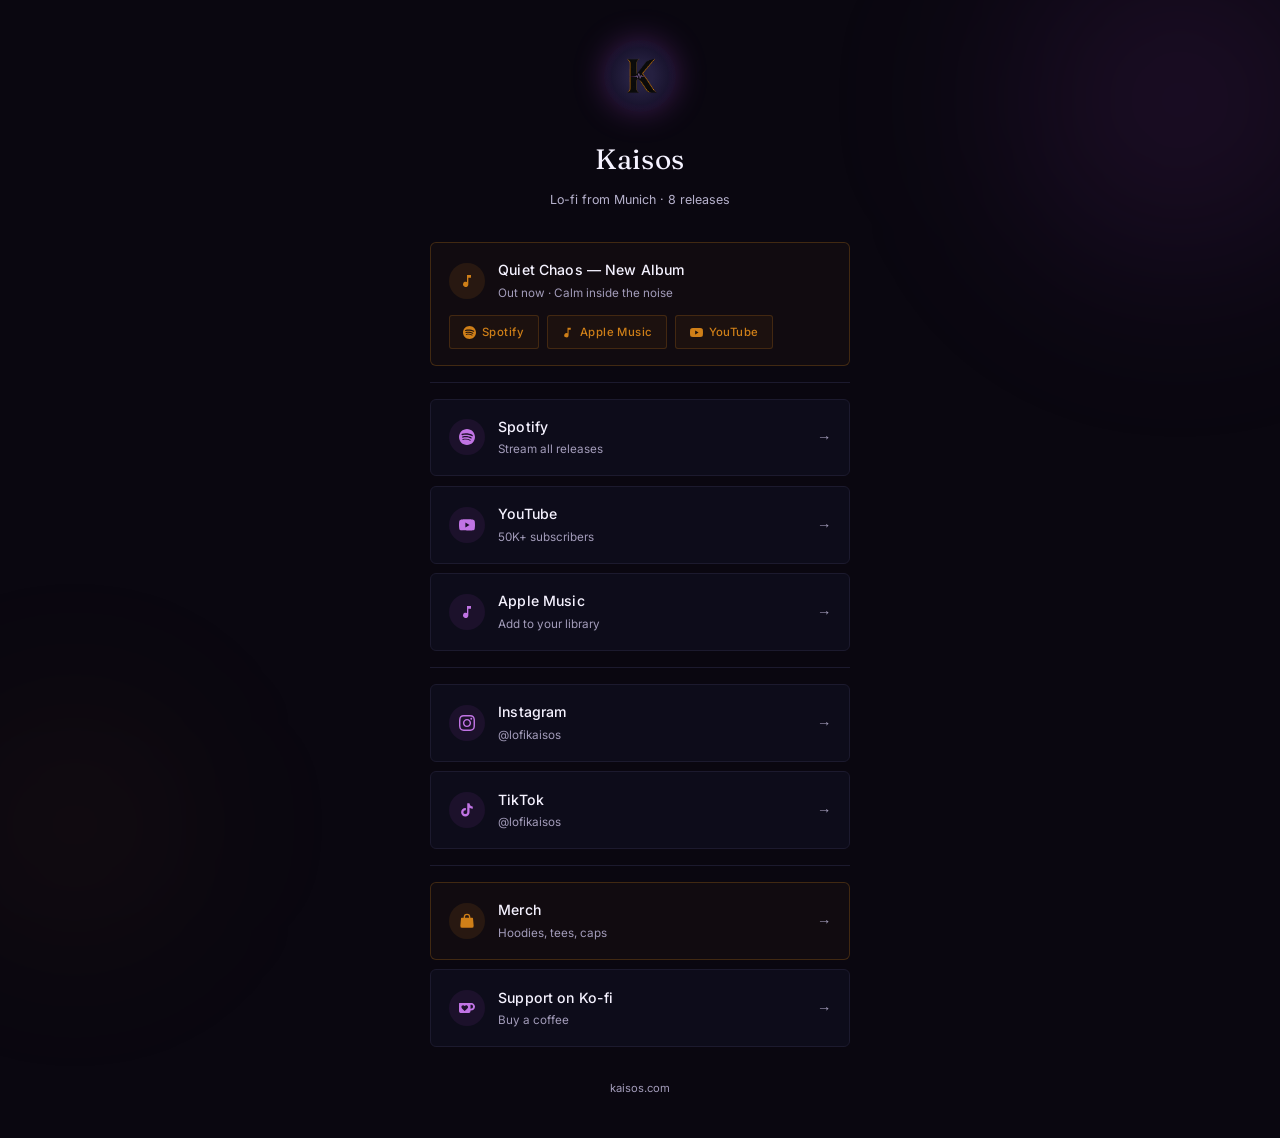
<file: links.html>
<!DOCTYPE html>
<html lang="en">
<head>
<meta charset="UTF-8"/>
<meta name="viewport" content="width=device-width,initial-scale=1"/>
<meta name="description" content="Kaisos — Lo-fi music producer from Munich. All links."/>
<meta name="theme-color" content="#0a0710"/>
<meta name="color-scheme" content="dark"/>
<meta name="robots" content="noindex"/>
<link rel="icon" type="image/png" href="favicon.png"/>
<link rel="apple-touch-icon" href="Logo.png"/>
<title>Kaisos — Links</title>
<link rel="stylesheet" href="/fonts.css"/>
<link rel="stylesheet" href="/site.css"/>
<style>
html{min-height:100%}
body{background:var(--bg);color:var(--text);font-family:'Inter',sans-serif;font-size:16px;-webkit-font-smoothing:antialiased;min-height:100vh;display:flex;flex-direction:column;align-items:center;justify-content:center;padding:2.5rem 1.25rem;position:relative;overflow-x:hidden}

/* ══ BLOBS ══ */
.blob{position:fixed;border-radius:50%;filter:blur(80px);pointer-events:none;z-index:0}
.blob-1{width:500px;height:500px;background:radial-gradient(circle,rgba(156,63,199,0.16) 0%,transparent 70%);top:-150px;right:-150px}
.blob-2{width:350px;height:350px;background:radial-gradient(circle,rgba(207,127,24,0.07) 0%,transparent 70%);bottom:-100px;left:-100px}

/* ══ CARD ══ */
.card{position:relative;z-index:1;width:100%;max-width:420px;display:flex;flex-direction:column;align-items:center;gap:0}

/* ══ HEADER ══ */
.profile{display:flex;flex-direction:column;align-items:center;margin-bottom:2rem;text-align:center}
.profile-logo{width:72px;height:72px;border-radius:50%;object-fit:contain;background:radial-gradient(circle at center,#252040 25%,#1a1530 55%,transparent 78%);padding:8px;filter:drop-shadow(0 0 16px rgba(156,63,199,0.4));margin-bottom:1rem}
.profile-name{font-family:'Fraunces',serif;font-size:1.75rem;font-weight:400;color:var(--white);letter-spacing:0.02em;margin-bottom:0.3rem}
.profile-tag{font-size:0.78rem;color:var(--muted2)}

/* ══ LINKS ══ */
.links{display:flex;flex-direction:column;gap:0.6rem;width:100%}
.link-item{display:flex;align-items:center;gap:0.85rem;padding:0.95rem 1.1rem;background:var(--surface);border:1px solid var(--border);border-radius:6px;transition:border-color 0.2s,background 0.2s;cursor:pointer}
.link-item:hover{border-color:rgba(156,63,199,0.45);background:#0f0e1e}
.link-item.gold{border-color:rgba(207,127,24,0.25);background:rgba(207,127,24,0.04)}
.link-item.gold:hover{border-color:rgba(207,127,24,0.55);background:rgba(207,127,24,0.08)}
.link-icon{width:36px;height:36px;border-radius:50%;display:flex;align-items:center;justify-content:center;flex-shrink:0;background:rgba(156,63,199,0.1);color:var(--accent-text)}
.link-item.gold .link-icon{background:rgba(207,127,24,0.12);color:var(--gold)}
.link-icon svg{width:16px;height:16px;fill:currentColor}
.link-body{flex:1;display:flex;flex-direction:column;gap:0.1rem}
.link-label{font-size:0.88rem;font-weight:500;color:var(--white);letter-spacing:0.01em}
.link-sub{font-size:0.73rem;color:var(--muted)}
.link-arrow{color:var(--muted);font-size:0.9rem;flex-shrink:0;transition:transform 0.2s,color 0.2s}
.link-item:hover .link-arrow{color:var(--accent-text);transform:translateX(3px)}
.link-item.gold:hover .link-arrow{color:var(--gold)}

/* ══ DIVIDER ══ */
.link-divider{height:1px;background:var(--border);margin:0.4rem 0}

/* ══ RELEASE CARD ══ */
.link-release{flex-direction:column;align-items:stretch;gap:0.75rem}
.release-header{display:flex;align-items:center;gap:0.85rem}
.release-plat-btns{display:flex;gap:0.5rem;flex-wrap:wrap}
.release-plat-btn{display:inline-flex;align-items:center;gap:0.35rem;padding:0.4rem 0.85rem;background:rgba(207,127,24,0.06);border:1px solid rgba(207,127,24,0.22);border-radius:3px;font-size:0.71rem;font-weight:500;color:var(--gold);text-decoration:none;transition:all 0.2s;letter-spacing:0.04em}
.release-plat-btn:hover{background:rgba(207,127,24,0.15);border-color:rgba(207,127,24,0.5)}
.release-plat-btn svg{width:13px;height:13px;fill:currentColor;flex-shrink:0}

/* ══ FOOTER ══ */
.links-footer{margin-top:2rem;font-size:0.7rem;color:var(--muted);text-align:center}
.links-footer a{color:var(--muted);transition:color 0.2s}
.links-footer a:hover{color:var(--muted2)}
</style>
<script defer data-domain="kaisos.com" src="https://plausible.io/js/script.js"></script>
<script defer src="/analytics.js"></script>
</head>
<body>

<div class="blob blob-1"></div>
<div class="blob blob-2"></div>

<div class="card">

  <div class="profile">
    <picture>
      <source srcset="Logo.webp" type="image/webp"/>
      <img src="Logo.png" alt="Kaisos" class="profile-logo" width="72" height="72"/>
    </picture>
    <div class="profile-name">Kaisos</div>
    <div class="profile-tag">Lo-fi from Munich · 8 releases</div>
  </div>

  <div class="links">

    <div class="link-item gold link-release">
      <div class="release-header">
        <div class="link-icon"><svg viewBox="0 0 24 24"><path d="M12 3v10.55A4 4 0 1 0 14 17V7h4V3h-6z"/></svg></div>
        <div class="link-body">
          <div class="link-label">Quiet Chaos — New Album</div>
          <div class="link-sub">Out now · Calm inside the noise</div>
        </div>
      </div>
      <div class="release-plat-btns">
        <a class="release-plat-btn" href="https://open.spotify.com/album/4e6gK5CEZqllYvsjWDY3Pl" target="_blank" rel="noopener">
          <svg viewBox="0 0 24 24"><path d="M12 0C5.4 0 0 5.4 0 12s5.4 12 12 12 12-5.4 12-12S18.66 0 12 0zm5.521 17.34c-.24.359-.66.48-1.021.24-2.82-1.74-6.36-2.101-10.561-1.141-.418.122-.779-.179-.899-.539-.12-.421.18-.78.54-.9 4.56-1.021 8.52-.6 11.64 1.32.42.18.479.659.301 1.02zm1.44-3.3c-.301.42-.841.6-1.262.3-3.239-1.98-8.159-2.58-11.939-1.38-.479.12-1.02-.12-1.14-.6-.12-.48.12-1.021.6-1.141C9.6 9.9 15 10.561 18.72 12.84c.361.181.54.78.241 1.2zm.12-3.36C15.24 8.4 8.82 8.16 5.16 9.301c-.6.179-1.2-.181-1.38-.721-.18-.601.18-1.2.72-1.381 4.26-1.26 11.28-1.02 15.721 1.621.539.3.719 1.02.419 1.56-.299.421-1.02.599-1.559.3z"/></svg>
          Spotify
        </a>
        <a class="release-plat-btn" href="https://music.apple.com/us/album/quiet-chaos/6773957574" target="_blank" rel="noopener">
          <svg viewBox="0 0 24 24"><path d="M12 3v10.55A4 4 0 1 0 14 17V7h4V3h-6z"/></svg>
          Apple Music
        </a>
        <a class="release-plat-btn" href="https://youtube.com/@LofiKaisos" target="_blank" rel="noopener">
          <svg viewBox="0 0 24 24"><path d="M23.498 6.186a3.016 3.016 0 0 0-2.122-2.136C19.505 3.545 12 3.545 12 3.545s-7.505 0-9.377.505A3.017 3.017 0 0 0 .502 6.186C0 8.07 0 12 0 12s0 3.93.502 5.814a3.016 3.016 0 0 0 2.122 2.136c1.871.505 9.376.505 9.376.505s7.505 0 9.377-.505a3.015 3.015 0 0 0 2.122-2.136C24 15.93 24 12 24 12s0-3.93-.502-5.814zM9.545 15.568V8.432L15.818 12l-6.273 3.568z"/></svg>
          YouTube
        </a>
      </div>
    </div>

    <div class="link-divider"></div>

    <a class="link-item" href="https://open.spotify.com/artist/5luMo1wzJV2T84LVD8g66M" target="_blank" rel="me noopener">
      <div class="link-icon"><svg viewBox="0 0 24 24"><path d="M12 0C5.4 0 0 5.4 0 12s5.4 12 12 12 12-5.4 12-12S18.66 0 12 0zm5.521 17.34c-.24.359-.66.48-1.021.24-2.82-1.74-6.36-2.101-10.561-1.141-.418.122-.779-.179-.899-.539-.12-.421.18-.78.54-.9 4.56-1.021 8.52-.6 11.64 1.32.42.18.479.659.301 1.02zm1.44-3.3c-.301.42-.841.6-1.262.3-3.239-1.98-8.159-2.58-11.939-1.38-.479.12-1.02-.12-1.14-.6-.12-.48.12-1.021.6-1.141C9.6 9.9 15 10.561 18.72 12.84c.361.181.54.78.241 1.2zm.12-3.36C15.24 8.4 8.82 8.16 5.16 9.301c-.6.179-1.2-.181-1.38-.721-.18-.601.18-1.2.72-1.381 4.26-1.26 11.28-1.02 15.721 1.621.539.3.719 1.02.419 1.56-.299.421-1.02.599-1.559.3z"/></svg></div>
      <div class="link-body"><div class="link-label">Spotify</div><div class="link-sub">Stream all releases</div></div>
      <span class="link-arrow">→</span>
    </a>

    <a class="link-item" href="https://youtube.com/@LofiKaisos" target="_blank" rel="me noopener">
      <div class="link-icon"><svg viewBox="0 0 24 24"><path d="M23.498 6.186a3.016 3.016 0 0 0-2.122-2.136C19.505 3.545 12 3.545 12 3.545s-7.505 0-9.377.505A3.017 3.017 0 0 0 .502 6.186C0 8.07 0 12 0 12s0 3.93.502 5.814a3.016 3.016 0 0 0 2.122 2.136c1.871.505 9.376.505 9.376.505s7.505 0 9.377-.505a3.015 3.015 0 0 0 2.122-2.136C24 15.93 24 12 24 12s0-3.93-.502-5.814zM9.545 15.568V8.432L15.818 12l-6.273 3.568z"/></svg></div>
      <div class="link-body"><div class="link-label">YouTube</div><div class="link-sub">50K+ subscribers</div></div>
      <span class="link-arrow">→</span>
    </a>

    <a class="link-item" href="https://music.apple.com/us/artist/kaisos/1735054792" target="_blank" rel="me noopener">
      <div class="link-icon"><svg viewBox="0 0 24 24"><path d="M12 3v10.55A4 4 0 1 0 14 17V7h4V3h-6z"/></svg></div>
      <div class="link-body"><div class="link-label">Apple Music</div><div class="link-sub">Add to your library</div></div>
      <span class="link-arrow">→</span>
    </a>

    <div class="link-divider"></div>

    <a class="link-item" href="https://www.instagram.com/lofikaisos/" target="_blank" rel="me noopener">
      <div class="link-icon"><svg viewBox="0 0 24 24"><path d="M12 2.163c3.204 0 3.584.012 4.85.07 3.252.148 4.771 1.691 4.919 4.919.058 1.265.069 1.645.069 4.849 0 3.205-.012 3.584-.069 4.849-.149 3.225-1.664 4.771-4.919 4.919-1.266.058-1.644.07-4.85.07-3.204 0-3.584-.012-4.849-.07-3.26-.149-4.771-1.699-4.919-4.92-.058-1.265-.07-1.644-.07-4.849 0-3.204.013-3.583.07-4.849.149-3.227 1.664-4.771 4.919-4.919 1.266-.057 1.645-.069 4.849-.069zm0-2.163c-3.259 0-3.667.014-4.947.072-4.358.2-6.78 2.618-6.98 6.98-.059 1.281-.073 1.689-.073 4.948 0 3.259.014 3.668.072 4.948.2 4.358 2.618 6.78 6.98 6.98 1.281.058 1.689.072 4.948.072 3.259 0 3.668-.014 4.948-.072 4.354-.2 6.782-2.618 6.979-6.98.059-1.28.073-1.689.073-4.948 0-3.259-.014-3.667-.072-4.947-.196-4.354-2.617-6.78-6.979-6.98-1.281-.059-1.69-.073-4.949-.073zm0 5.838c-3.403 0-6.162 2.759-6.162 6.162s2.759 6.163 6.162 6.163 6.162-2.759 6.162-6.163c0-3.403-2.759-6.162-6.162-6.162zm0 10.162c-2.209 0-4-1.79-4-4 0-2.209 1.791-4 4-4s4 1.791 4 4c0 2.21-1.791 4-4 4zm6.406-11.845c-.796 0-1.441.645-1.441 1.44s.645 1.44 1.441 1.44c.795 0 1.439-.645 1.439-1.44s-.644-1.44-1.439-1.44z"/></svg></div>
      <div class="link-body"><div class="link-label">Instagram</div><div class="link-sub">@lofikaisos</div></div>
      <span class="link-arrow">→</span>
    </a>

    <a class="link-item" href="https://www.tiktok.com/@lofikaisos" target="_blank" rel="me noopener">
      <div class="link-icon"><svg viewBox="0 0 24 24"><path d="M19.59 6.69a4.83 4.83 0 01-3.77-4.25V2h-3.45v13.67a2.89 2.89 0 01-2.88 2.5 2.89 2.89 0 01-2.89-2.89 2.89 2.89 0 012.89-2.89c.28 0 .54.04.79.1V9.01a6.33 6.33 0 00-.79-.05 6.34 6.34 0 00-6.34 6.34 6.34 6.34 0 006.34 6.34 6.34 6.34 0 006.33-6.34V8.69a8.27 8.27 0 004.84 1.55V6.79a4.85 4.85 0 01-1.07-.1z"/></svg></div>
      <div class="link-body"><div class="link-label">TikTok</div><div class="link-sub">@lofikaisos</div></div>
      <span class="link-arrow">→</span>
    </a>

    <div class="link-divider"></div>

    <a class="link-item gold" href="/merch">
      <div class="link-icon"><svg viewBox="0 0 24 24"><path d="M7 7V6a5 5 0 0 1 10 0v1h3a1 1 0 0 1 1 1l1 11a3 3 0 0 1-3 3.3H5a3 3 0 0 1-3-3.3L3 8a1 1 0 0 1 1-1h3zm2 0h6V6a3 3 0 0 0-6 0v1z"/></svg></div>
      <div class="link-body"><div class="link-label">Merch</div><div class="link-sub">Hoodies, tees, caps</div></div>
      <span class="link-arrow">→</span>
    </a>

    <a class="link-item" href="https://ko-fi.com/I3I41YQ1DA" target="_blank" rel="noopener">
      <div class="link-icon"><svg viewBox="0 0 24 24"><path d="M23.881 8.948c-.773-4.085-4.859-4.593-4.859-4.593H.723c-.604 0-.679.798-.679.798s-.082 7.324-.022 11.822c.164 2.424 2.586 2.672 2.586 2.672s8.267-.023 11.966-.049c2.438-.426 2.683-2.566 2.658-3.734 4.352.24 7.422-2.831 6.649-6.916zm-11.062 3.511c-1.246 1.453-4.011 3.976-4.011 3.976s-.121.119-.31.023c-.076-.057-.108-.09-.108-.09-.443-.441-3.368-3.049-4.034-3.954-.709-.965-1.041-2.7-.091-3.71.951-1.01 3.005-1.086 4.363.407 0 0 1.565-1.782 3.468-.963 1.904.82 1.832 3.011.723 4.311zm6.173.478c-.928.116-1.682.028-1.682.028V7.284h1.77s1.971.551 1.971 2.638c0 1.913-.985 2.667-2.059 3.015z"/></svg></div>
      <div class="link-body"><div class="link-label">Support on Ko-fi</div><div class="link-sub">Buy a coffee</div></div>
      <span class="link-arrow">→</span>
    </a>

  </div>

  <div class="links-footer"><a href="/">kaisos.com</a></div>

</div>

</body>
</html>
</file>
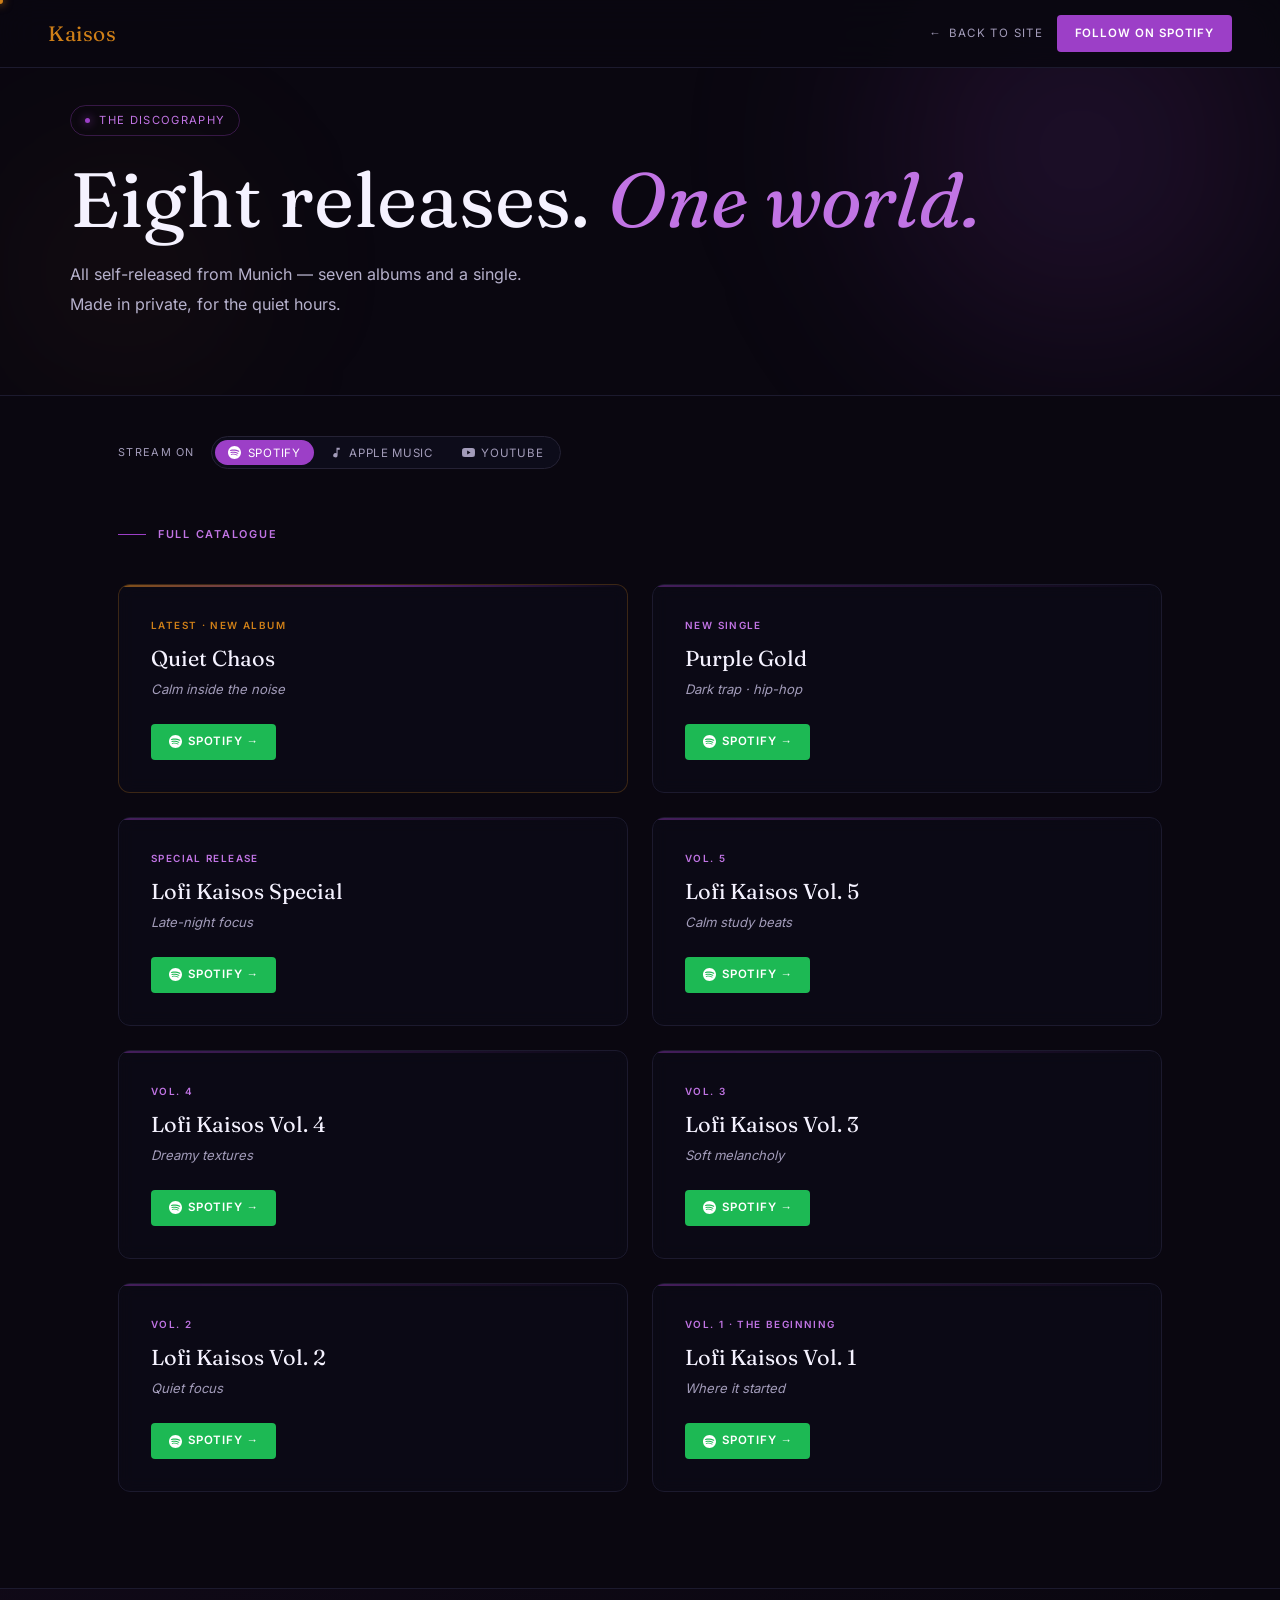
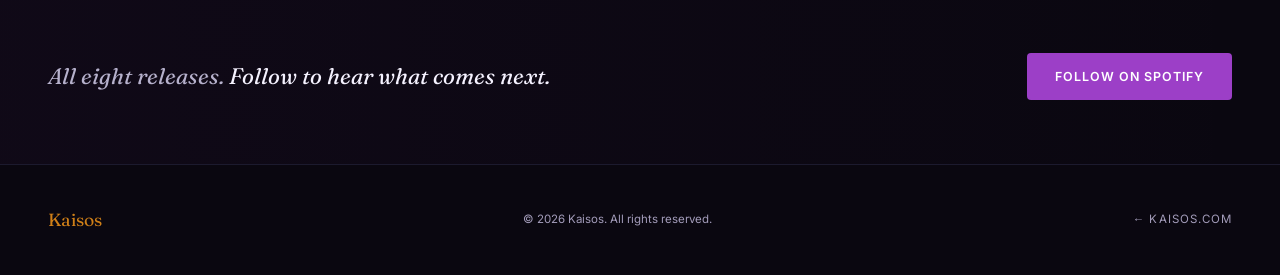
<file: music.html>
<!DOCTYPE html>
<html lang="en">
<head>
<meta charset="UTF-8"/>
<meta name="viewport" content="width=device-width,initial-scale=1"/>
<meta name="description" content="Kaisos discography — eight releases from Munich including new album Quiet Chaos and the Purple Gold single. Six lo-fi albums plus the latest two. Stream on Spotify, Apple Music, and YouTube."/>
<meta property="og:title" content="Discography — Kaisos"/>
<meta property="og:description" content="Eight releases, all self-released from Munich. New album Quiet Chaos, the Purple Gold single, plus six lo-fi albums. Ambient beats, dark trap, and chill hip-hop — pick your mood."/>
<meta property="og:image" content="https://kaisos.com/og-image.png"/>
<meta property="og:image:alt" content="Kaisos — Lo-Fi Music Producer from Munich"/>
<meta property="og:image:type" content="image/png"/>
<meta property="og:image:width" content="1200"/>
<meta property="og:image:height" content="630"/>
<meta property="og:url" content="https://kaisos.com/music"/>
<meta property="og:type" content="website"/>
<meta property="og:site_name" content="Kaisos"/>
<meta property="og:locale" content="en_US"/>
<meta name="theme-color" content="#0a0710"/>
<meta name="color-scheme" content="dark"/>
<meta name="twitter:card" content="summary_large_image"/>
<meta name="twitter:title" content="Discography — Kaisos"/>
<meta name="twitter:description" content="Eight self-released records from Munich — six lo-fi albums plus new album Quiet Chaos and the Purple Gold single. Pick your mood and press play."/>
<meta name="twitter:image" content="https://kaisos.com/og-image.png"/>
<meta name="twitter:image:alt" content="Kaisos — Lo-Fi Music Producer from Munich"/>
<meta name="author" content="Adnan Cengiz"/>
<meta name="robots" content="index, follow"/>
<link rel="canonical" href="https://kaisos.com/music"/>
<link rel="sitemap" type="application/xml" href="/sitemap.xml"/>
<link rel="icon" type="image/png" href="favicon.png"/>
<link rel="apple-touch-icon" href="Logo.png"/>
<script type="application/ld+json">
{
  "@context":"https://schema.org",
  "@type":"MusicArtist",
  "name":"Kaisos",
  "url":"https://kaisos.com",
  "sameAs":["https://open.spotify.com/artist/5luMo1wzJV2T84LVD8g66M","https://music.apple.com/us/artist/kaisos/1735054792","https://youtube.com/@LofiKaisos"],
  "album":[
    {"@type":"MusicAlbum","name":"Quiet Chaos","url":"https://open.spotify.com/album/4e6gK5CEZqllYvsjWDY3Pl","datePublished":"2025"},
    {"@type":"MusicSingle","name":"Purple Gold","url":"https://open.spotify.com/album/0Vhoh9SYaNQ5IFcKuEj8s3","datePublished":"2025"},
    {"@type":"MusicAlbum","name":"Lofi Kaisos Special","url":"https://open.spotify.com/album/67OMy0DOFbt4Y5iTbL4lnE"},
    {"@type":"MusicAlbum","name":"Lofi Kaisos Vol. 5","url":"https://open.spotify.com/album/0sm4rH9Bv1VJ5r8hTaFDfz"},
    {"@type":"MusicAlbum","name":"Lofi Kaisos Vol. 4","url":"https://open.spotify.com/album/49c8g3dFdDOS8aezK0ltDb"},
    {"@type":"MusicAlbum","name":"Lofi Kaisos Vol. 3","url":"https://open.spotify.com/album/3bcGnK12xEytemEmjFGH86"},
    {"@type":"MusicAlbum","name":"Lofi Kaisos Vol. 2","url":"https://open.spotify.com/album/1G9pQYYIS1hZEqu0hieCyE"},
    {"@type":"MusicAlbum","name":"Lofi Kaisos Vol. 1","url":"https://open.spotify.com/album/0EQS01PkeiRoi9zaeVDtt7"}
  ]
}
</script>
<script type="application/ld+json">
{"@context":"https://schema.org","@type":"BreadcrumbList","itemListElement":[{"@type":"ListItem","position":1,"name":"Kaisos","item":"https://kaisos.com"},{"@type":"ListItem","position":2,"name":"Music","item":"https://kaisos.com/music"}]}
</script>
<title>Discography — Kaisos</title>
<link rel="preconnect" href="https://open.spotify.com"/>
<link rel="preconnect" href="https://embed.music.apple.com" crossorigin/>
<link rel="preconnect" href="https://www.youtube.com" crossorigin/>
<link rel="dns-prefetch" href="https://open.spotify.com"/>
<link rel="dns-prefetch" href="https://embed.music.apple.com"/>
<link rel="dns-prefetch" href="https://www.youtube.com"/>
<link rel="preload" as="font" type="font/woff2" href="/fonts/inter-latin.woff2" crossorigin/>
<link rel="preload" as="font" type="font/woff2" href="/fonts/fraunces-normal-latin.woff2" crossorigin/>
<link rel="preload" as="font" type="font/woff2" href="/fonts/fraunces-italic-latin.woff2" crossorigin/>
<link rel="stylesheet" href="/fonts.css"/>
<link rel="stylesheet" href="/site.css"/>
<style>

/* ══ HERO ══ */
.music-hero{min-height:44vh;display:flex;align-items:center;padding:100px var(--pad) 4.5rem;position:relative;overflow:hidden;border-bottom:1px solid var(--border)}
.hero-bg{position:absolute;inset:0;pointer-events:none}
.blob{position:absolute;border-radius:50%;filter:blur(80px)}
.blob-1{width:600px;height:600px;background:radial-gradient(circle,rgba(156,63,199,0.18) 0%,transparent 70%);top:-150px;right:-100px}
.blob-2{width:350px;height:350px;background:radial-gradient(circle,rgba(207,127,24,0.08) 0%,transparent 70%);bottom:-50px;left:-50px}
.hero-inner{position:relative;z-index:1;max-width:var(--max);width:100%;margin:0 auto}
.hero-eyebrow{display:inline-flex;align-items:center;gap:0.6rem;padding:0.3rem 0.85rem;border:1px solid rgba(156,63,199,0.3);border-radius:100px;font-size:0.7rem;letter-spacing:0.12em;text-transform:uppercase;color:var(--accent-text);margin-bottom:1.5rem}
.eyebrow-dot{width:5px;height:5px;border-radius:50%;background:var(--accent);box-shadow:0 0 10px var(--accent);flex-shrink:0;animation:pulse-dot 2s infinite}
@keyframes pulse-dot{0%,100%{opacity:1;transform:scale(1)}50%{opacity:0.5;transform:scale(1.3)}}
.music-hero h1{font-family:'Fraunces',serif;font-size:clamp(2.8rem,6vw,5rem);font-weight:400;line-height:1.05;color:var(--white);margin-bottom:1.25rem}
.music-hero h1 em{font-style:italic;color:var(--accent-text)}
.music-hero p{color:var(--muted2);font-size:1rem;max-width:480px;line-height:1.85}

/* ══ PLATFORM TOGGLE ══ */
.toggle-row{max-width:var(--max);margin:0 auto;padding:2.5rem var(--pad) 0;display:flex;align-items:center;gap:1rem}
.toggle-label{font-size:0.68rem;letter-spacing:0.12em;text-transform:uppercase;color:var(--muted)}
.ptog{display:flex;background:var(--surface);border:1px solid var(--border2);border-radius:22px;padding:3px;gap:2px}
.ptog-btn{display:flex;align-items:center;gap:0.4rem;padding:0.35rem 0.85rem;border-radius:18px;border:none;background:transparent;color:var(--muted);cursor:pointer;transition:all 0.2s;font-size:0.72rem;font-family:'Inter',sans-serif;letter-spacing:0.06em;text-transform:uppercase;white-space:nowrap}
.ptog-btn svg{width:13px;height:13px;fill:currentColor;flex-shrink:0}
.ptog-btn:hover:not(.active){color:var(--text);background:var(--border)}
.ptog-btn.active{background:var(--accent);color:#fff}

/* ══ DISCOGRAPHY ══ */
.disco-section{padding:3.5rem var(--pad) 6rem;max-width:var(--max);margin:0 auto}
.disco-eyebrow{display:flex;align-items:center;gap:0.75rem;font-size:0.68rem;letter-spacing:0.16em;text-transform:uppercase;color:var(--accent-text);margin-bottom:2.5rem;font-weight:600}
.disco-eyebrow::before{content:'';display:block;width:28px;height:1px;background:var(--accent)}
.disco-grid{display:grid;grid-template-columns:repeat(2,1fr);gap:1.5rem}
.album-card{background:rgba(13,12,26,0.5);border:1px solid var(--border);border-radius:12px;padding:2rem;transition:border-color 0.25s,transform 0.25s;position:relative;overflow:hidden;-webkit-backdrop-filter:blur(8px);backdrop-filter:blur(8px)}
.album-card::before{content:'';position:absolute;top:0;left:0;right:0;height:2px;background:linear-gradient(to right,var(--accent),transparent);opacity:0.4;transition:opacity 0.25s}
.album-card:hover{border-color:rgba(156,63,199,0.4);transform:translateY(-3px)}
.album-card:hover::before{opacity:1}
.album-card.featured{border-color:rgba(207,127,24,0.25)}
.album-card.featured::before{background:linear-gradient(to right,var(--gold),var(--accent),transparent);opacity:0.6}
.album-card.featured:hover{border-color:rgba(207,127,24,0.5)}
.album-label{font-size:0.62rem;letter-spacing:0.14em;text-transform:uppercase;color:var(--accent-text);margin-bottom:0.75rem;font-weight:600}
.album-card.featured .album-label{color:var(--gold)}
.album-title{font-family:'Fraunces',serif;font-size:1.35rem;font-weight:400;color:var(--white);margin-bottom:0.4rem;line-height:1.2}
.album-mood{font-size:0.82rem;color:var(--muted);font-style:italic;margin-bottom:1.5rem}
.album-actions{display:flex;gap:0.6rem;flex-wrap:wrap}
.btn-listen{display:inline-flex;align-items:center;gap:0.4rem;padding:0.5rem 1.1rem;background:var(--accent);color:#fff;font-size:0.72rem;font-weight:600;letter-spacing:0.07em;text-transform:uppercase;border-radius:4px;transition:background 0.25s ease,opacity 0.2s;white-space:nowrap}
.btn-listen:hover{opacity:0.85}
.btn-listen svg{width:13px;height:13px;fill:currentColor;flex-shrink:0}
body[data-platform="spotify"] .btn-listen{background:#1DB954}
body[data-platform="apple"]   .btn-listen{background:#FA2C55}
body[data-platform="youtube"] .btn-listen{background:#CC0000}
.na-tag{font-size:0.62rem;letter-spacing:0.08em;text-transform:uppercase;color:var(--muted);padding:0.5rem 0.75rem;border:1px solid var(--border);border-radius:3px}

/* ══ CTA ══ */
.disco-cta{padding:4rem var(--pad);border-top:1px solid var(--border);display:flex;align-items:center;justify-content:space-between;gap:2rem;flex-wrap:wrap;background:linear-gradient(to right,rgba(156,63,199,0.04),transparent)}
.disco-cta-text{font-family:'Fraunces',serif;font-size:clamp(1.1rem,2vw,1.4rem);color:var(--muted2);font-style:italic;line-height:1.4}
.disco-cta-text em{color:var(--white);font-style:italic}
.btn-cta{display:inline-flex;align-items:center;gap:0.5rem;padding:0.8rem 1.75rem;background:var(--accent);color:#fff;font-size:0.78rem;font-weight:600;letter-spacing:0.08em;text-transform:uppercase;border-radius:4px;transition:opacity 0.2s}
.btn-cta:hover{opacity:0.85}

/* ══ MOBILE ══ */
@media(max-width:700px){
  .disco-grid{grid-template-columns:1fr}
  .disco-cta{flex-direction:column;align-items:flex-start;gap:1.5rem}
  .toggle-row{flex-wrap:wrap}
}
@media(prefers-reduced-motion:reduce){
  .eyebrow-dot{animation:none}
}
</style>
<script defer data-domain="kaisos.com" src="https://plausible.io/js/script.js"></script>
<script defer src="/analytics.js"></script>
</head>
<body>
<div id="progress"></div>

<!-- NAV -->
<nav>
  <a href="/" class="nav-logo">Kaisos</a>
  <div class="nav-right">
    <a href="/" class="nav-back" aria-label="Back to site"><span aria-hidden="true">←</span> <span class="nav-back-txt">Back to site</span></a>
    <a href="https://open.spotify.com/artist/5luMo1wzJV2T84LVD8g66M" target="_blank" rel="noopener" class="nav-cta">Follow on Spotify</a>
  </div>
</nav>

<!-- HERO -->
<section class="music-hero">
  <div class="hero-bg">
    <div class="blob blob-1"></div>
    <div class="blob blob-2"></div>
  </div>
  <div class="hero-inner">
    <div class="hero-eyebrow reveal"><span class="eyebrow-dot"></span>The Discography</div>
    <h1 class="reveal d1">Eight releases. <em>One world.</em></h1>
    <p class="reveal d2">All self-released from Munich — seven albums and a single. Made in private, for the quiet hours.</p>
  </div>
</section>

<!-- PLATFORM TOGGLE -->
<div class="toggle-row reveal">
  <span class="toggle-label">Stream on</span>
  <div class="ptog" id="ptog" role="group" aria-label="Choose streaming platform">
    <button type="button" class="ptog-btn active" data-p="spotify">
      <svg viewBox="0 0 24 24"><path d="M12 0C5.4 0 0 5.4 0 12s5.4 12 12 12 12-5.4 12-12S18.66 0 12 0zm5.521 17.34c-.24.359-.66.48-1.021.24-2.82-1.74-6.36-2.101-10.561-1.141-.418.122-.779-.179-.899-.539-.12-.421.18-.78.54-.9 4.56-1.021 8.52-.6 11.64 1.32.42.18.479.659.301 1.02zm1.44-3.3c-.301.42-.841.6-1.262.3-3.239-1.98-8.159-2.58-11.939-1.38-.479.12-1.02-.12-1.14-.6-.12-.48.12-1.021.6-1.141C9.6 9.9 15 10.561 18.72 12.84c.361.181.54.78.241 1.2zm.12-3.36C15.24 8.4 8.82 8.16 5.16 9.301c-.6.179-1.2-.181-1.38-.721-.18-.601.18-1.2.72-1.381 4.26-1.26 11.28-1.02 15.721 1.621.539.3.719 1.02.419 1.56-.299.421-1.02.599-1.559.3z"/></svg>
      Spotify
    </button>
    <button type="button" class="ptog-btn" data-p="apple">
      <svg viewBox="0 0 24 24"><path d="M12 3v10.55A4 4 0 1 0 14 17V7h4V3h-6z"/></svg>
      Apple Music
    </button>
    <button type="button" class="ptog-btn" data-p="youtube">
      <svg viewBox="0 0 24 24"><path d="M23.498 6.186a3.016 3.016 0 0 0-2.122-2.136C19.505 3.545 12 3.545 12 3.545s-7.505 0-9.377.505A3.017 3.017 0 0 0 .502 6.186C0 8.07 0 12 0 12s0 3.93.502 5.814a3.016 3.016 0 0 0 2.122 2.136c1.871.505 9.376.505 9.376.505s7.505 0 9.377-.505a3.015 3.015 0 0 0 2.122-2.136C24 15.93 24 12 24 12s0-3.93-.502-5.814zM9.545 15.568V8.432L15.818 12l-6.273 3.568z"/></svg>
      YouTube
    </button>
  </div>
</div>

<!-- DISCOGRAPHY -->
<div class="disco-section">
  <div class="disco-eyebrow reveal">Full catalogue</div>
  <div class="disco-grid">

    <div class="album-card featured reveal">
      <div class="album-label">Latest · New Album</div>
      <div class="album-title">Quiet Chaos</div>
      <div class="album-mood">Calm inside the noise</div>
      <div class="album-actions">
        <a class="btn-listen js-listen"
          data-spotify="https://open.spotify.com/album/4e6gK5CEZqllYvsjWDY3Pl"
          data-apple="https://music.apple.com/us/album/quiet-chaos/6773957574"
          data-youtube=""
          href="https://open.spotify.com/album/4e6gK5CEZqllYvsjWDY3Pl" target="_blank" rel="noopener">Listen →</a>
        <span class="na-tag js-apple-na" style="display:none">Not on Apple Music</span>
      </div>
    </div>

    <div class="album-card reveal d1">
      <div class="album-label">New Single</div>
      <div class="album-title">Purple Gold</div>
      <div class="album-mood">Dark trap · hip-hop</div>
      <div class="album-actions">
        <a class="btn-listen js-listen"
          data-spotify="https://open.spotify.com/album/0Vhoh9SYaNQ5IFcKuEj8s3"
          data-apple="https://music.apple.com/us/song/purple-gold/6772434750"
          data-youtube=""
          href="https://open.spotify.com/album/0Vhoh9SYaNQ5IFcKuEj8s3" target="_blank" rel="noopener">Listen →</a>
        <span class="na-tag js-apple-na" style="display:none">Not on Apple Music</span>
      </div>
    </div>

    <div class="album-card reveal d2">
      <div class="album-label">Special Release</div>
      <div class="album-title">Lofi Kaisos Special</div>
      <div class="album-mood">Late-night focus</div>
      <div class="album-actions">
        <a class="btn-listen js-listen"
          data-spotify="https://open.spotify.com/album/67OMy0DOFbt4Y5iTbL4lnE"
          data-apple="https://music.apple.com/us/album/lofi-kaisos-special/1768802069"
          data-youtube="https://www.youtube.com/watch?v=Yjr_UgeBxWE"
          href="https://open.spotify.com/album/67OMy0DOFbt4Y5iTbL4lnE" target="_blank" rel="noopener">Listen →</a>
      </div>
    </div>

    <div class="album-card reveal d2">
      <div class="album-label">Vol. 5</div>
      <div class="album-title">Lofi Kaisos Vol. 5</div>
      <div class="album-mood">Calm study beats</div>
      <div class="album-actions">
        <a class="btn-listen js-listen"
          data-spotify="https://open.spotify.com/album/0sm4rH9Bv1VJ5r8hTaFDfz"
          data-apple=""
          data-youtube="https://www.youtube.com/watch?v=N02MDMs_q0Y"
          href="https://open.spotify.com/album/0sm4rH9Bv1VJ5r8hTaFDfz" target="_blank" rel="noopener">Listen →</a>
        <span class="na-tag js-apple-na" style="display:none">Not on Apple Music</span>
      </div>
    </div>

    <div class="album-card reveal d3">
      <div class="album-label">Vol. 4</div>
      <div class="album-title">Lofi Kaisos Vol. 4</div>
      <div class="album-mood">Dreamy textures</div>
      <div class="album-actions">
        <a class="btn-listen js-listen"
          data-spotify="https://open.spotify.com/album/49c8g3dFdDOS8aezK0ltDb"
          data-apple="https://music.apple.com/us/album/lofi-kaisos-vol-4/1756205758"
          data-youtube="https://www.youtube.com/watch?v=FoTLqmSQ6rU"
          href="https://open.spotify.com/album/49c8g3dFdDOS8aezK0ltDb" target="_blank" rel="noopener">Listen →</a>
      </div>
    </div>

    <div class="album-card reveal d4">
      <div class="album-label">Vol. 3</div>
      <div class="album-title">Lofi Kaisos Vol. 3</div>
      <div class="album-mood">Soft melancholy</div>
      <div class="album-actions">
        <a class="btn-listen js-listen"
          data-spotify="https://open.spotify.com/album/3bcGnK12xEytemEmjFGH86"
          data-apple="https://music.apple.com/us/album/lofi-kaisos-vol-3/1738116842"
          data-youtube="https://www.youtube.com/watch?v=-9b__6G67_c"
          href="https://open.spotify.com/album/3bcGnK12xEytemEmjFGH86" target="_blank" rel="noopener">Listen →</a>
      </div>
    </div>

    <div class="album-card reveal d5">
      <div class="album-label">Vol. 2</div>
      <div class="album-title">Lofi Kaisos Vol. 2</div>
      <div class="album-mood">Quiet focus</div>
      <div class="album-actions">
        <a class="btn-listen js-listen"
          data-spotify="https://open.spotify.com/album/1G9pQYYIS1hZEqu0hieCyE"
          data-apple="https://music.apple.com/us/album/lofi-kaisos-vol-2/1735069982"
          data-youtube="https://www.youtube.com/watch?v=LE8U85EA7G4"
          href="https://open.spotify.com/album/1G9pQYYIS1hZEqu0hieCyE" target="_blank" rel="noopener">Listen →</a>
      </div>
    </div>

    <div class="album-card reveal d5">
      <div class="album-label">Vol. 1 · The beginning</div>
      <div class="album-title">Lofi Kaisos Vol. 1</div>
      <div class="album-mood">Where it started</div>
      <div class="album-actions">
        <a class="btn-listen js-listen"
          data-spotify="https://open.spotify.com/album/0EQS01PkeiRoi9zaeVDtt7"
          data-apple="https://music.apple.com/us/album/lofi-kaisos-vol-1/1735055810"
          data-youtube="https://www.youtube.com/watch?v=qZ1g6cxGZRw"
          href="https://open.spotify.com/album/0EQS01PkeiRoi9zaeVDtt7" target="_blank" rel="noopener">Listen →</a>
      </div>
    </div>

  </div>
</div>

<!-- CTA -->
<div class="disco-cta reveal">
  <p class="disco-cta-text">All eight releases. <em>Follow to hear what comes next.</em></p>
  <a href="https://open.spotify.com/artist/5luMo1wzJV2T84LVD8g66M" id="cta-follow-btn" class="btn-cta" target="_blank" rel="noopener">Follow on Spotify</a>
</div>

<!-- FOOTER -->
<footer>
  <div class="footer-logo">Kaisos</div>
  <span class="footer-copy">© 2026 Kaisos. All rights reserved.</span>
  <a href="/" class="footer-back">← kaisos.com</a>
</footer>

<script defer src="/music.js"></script>
</body>
</html>
</file>
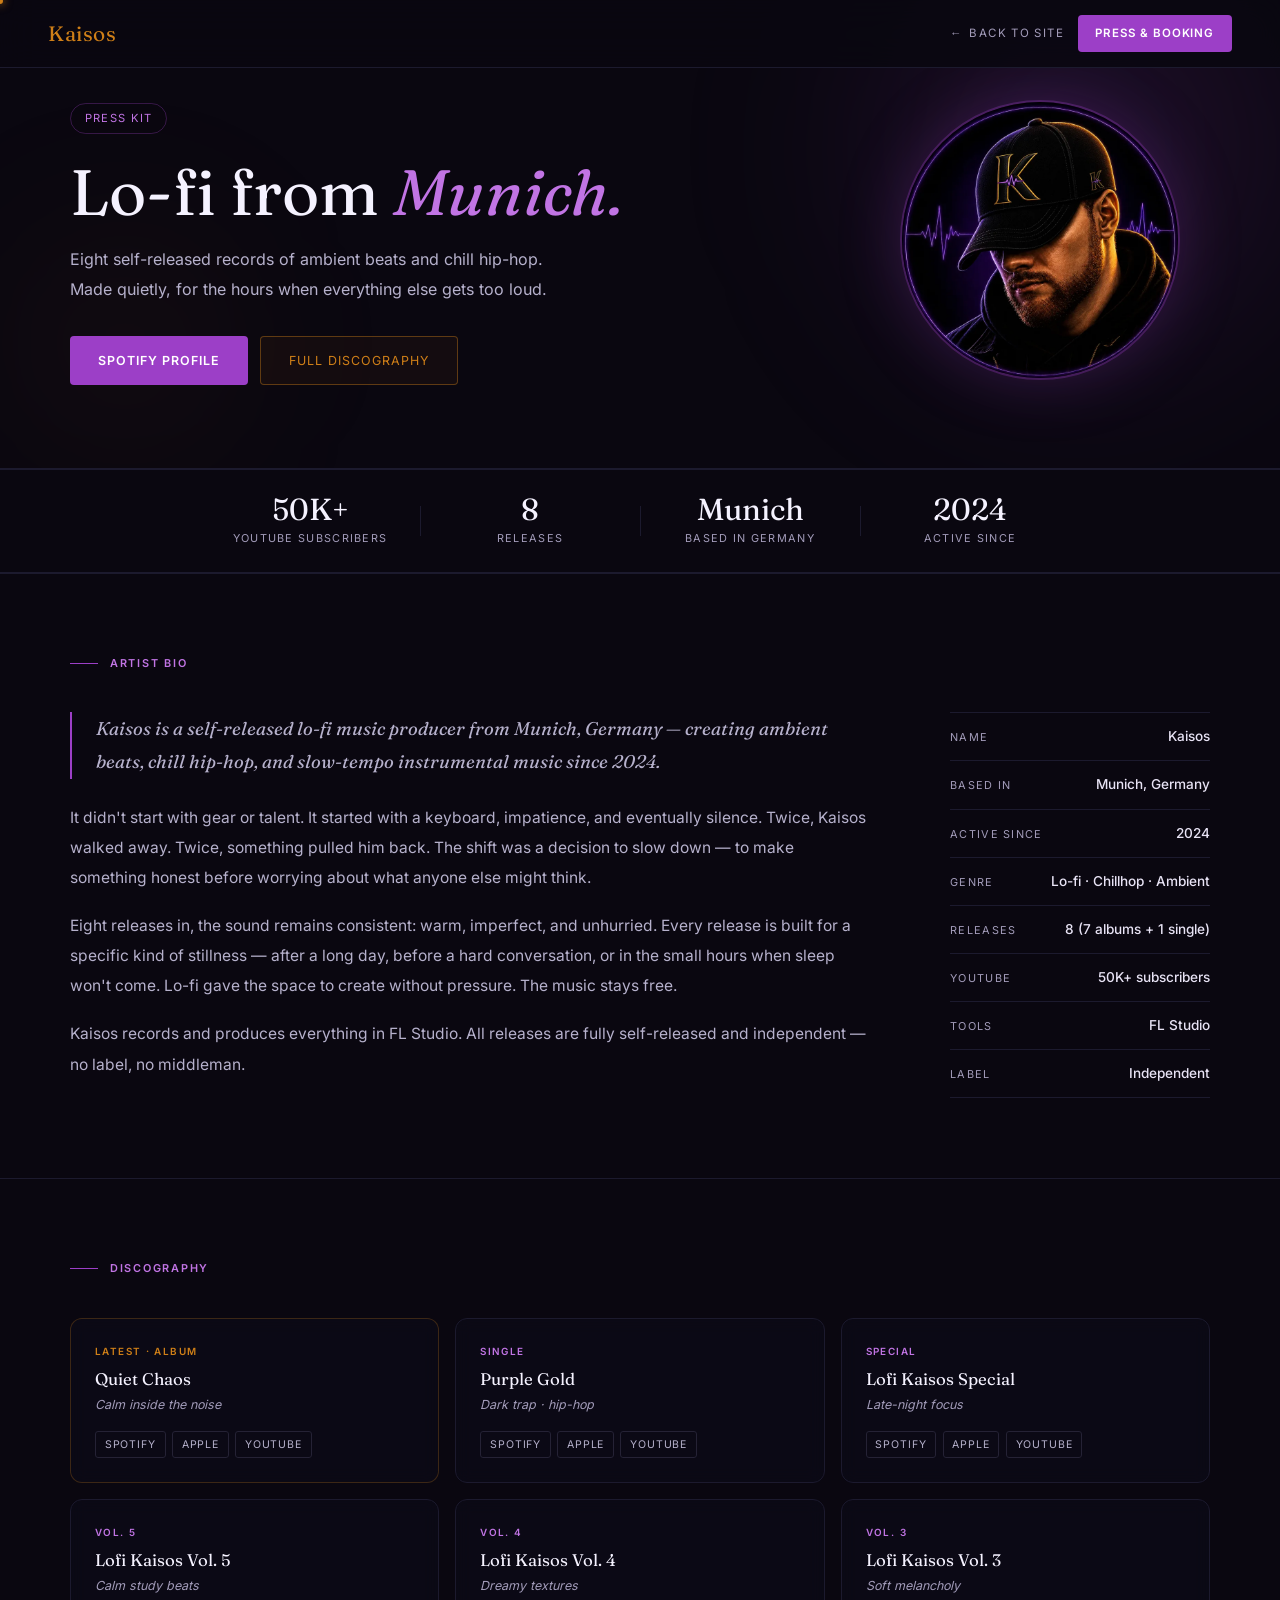
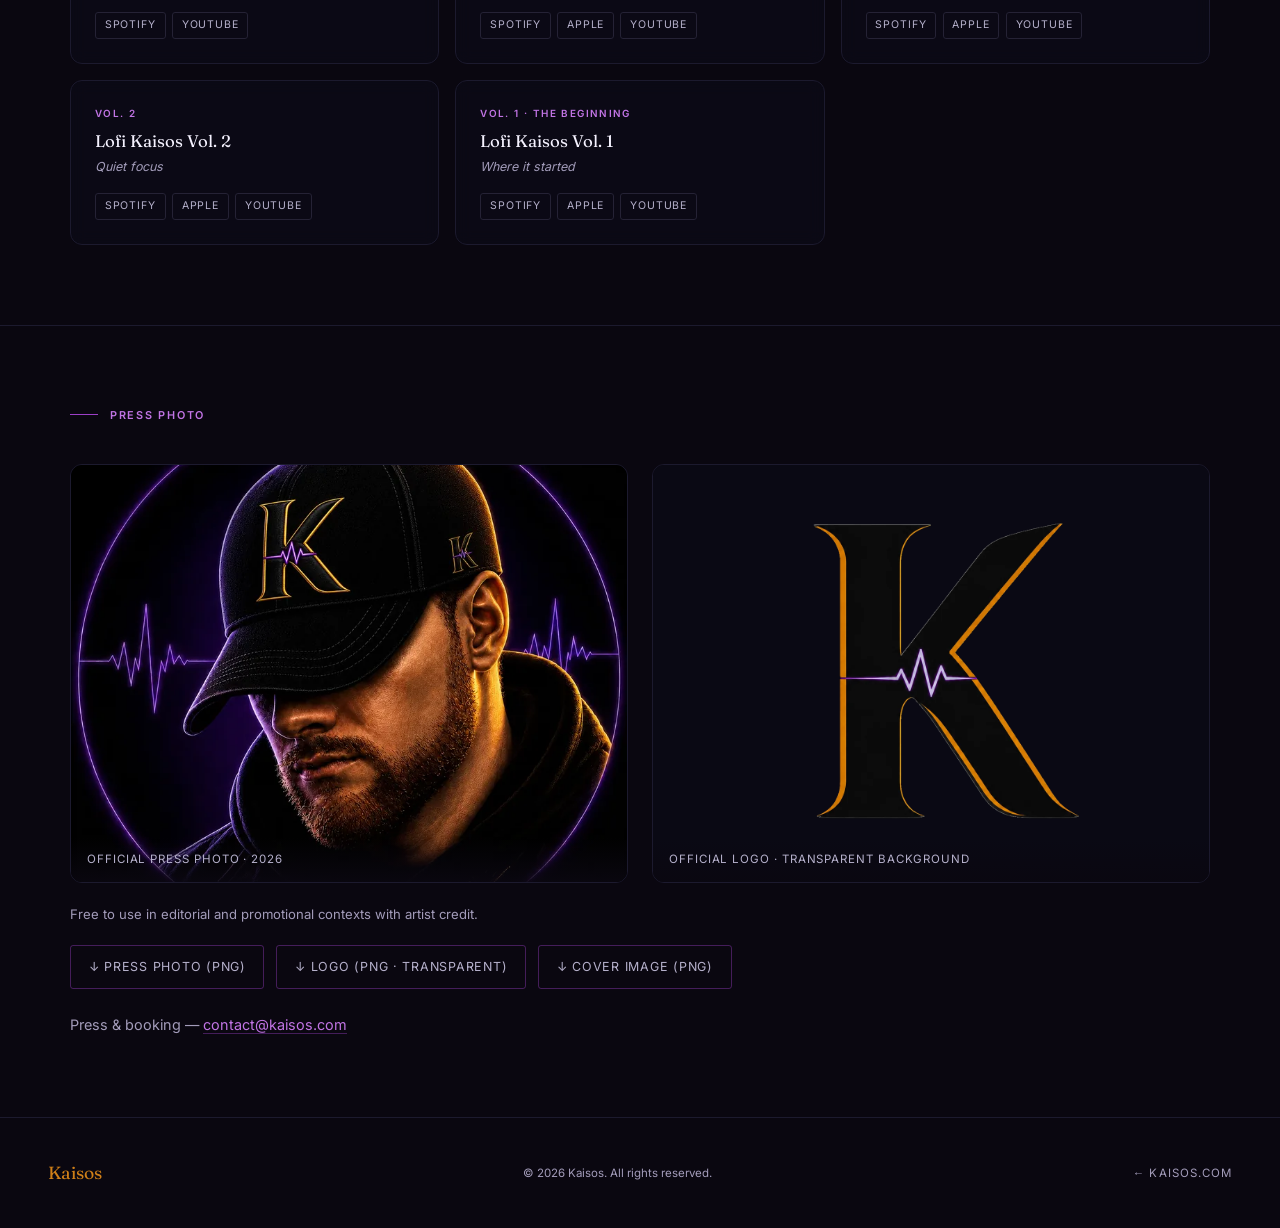
<file: press.html>
<!DOCTYPE html>
<html lang="en">
<head>
<meta charset="UTF-8"/>
<meta name="viewport" content="width=device-width,initial-scale=1"/>
<meta name="description" content="Kaisos press kit — bio, photos, and discography for playlist curators, music blogs, and media."/>
<meta property="og:title" content="Press — Kaisos"/>
<meta property="og:description" content="Official press kit for Kaisos. Lo-fi music producer from Munich. Bio, discography, and streaming stats."/>
<meta property="og:image" content="https://kaisos.com/og-image.png"/>
<meta property="og:image:alt" content="Kaisos — Lo-Fi Music Producer from Munich"/>
<meta property="og:image:type" content="image/png"/>
<meta property="og:image:width" content="1200"/>
<meta property="og:image:height" content="630"/>
<meta property="og:url" content="https://kaisos.com/press"/>
<meta property="og:type" content="website"/>
<meta property="og:site_name" content="Kaisos"/>
<meta property="og:locale" content="en_US"/>
<meta name="twitter:card" content="summary_large_image"/>
<meta name="twitter:title" content="Press — Kaisos"/>
<meta name="twitter:description" content="Official press kit for Kaisos. Lo-fi music producer from Munich."/>
<meta name="twitter:image" content="https://kaisos.com/og-image.png"/>
<meta name="twitter:image:alt" content="Kaisos — Lo-Fi Music Producer from Munich"/>
<meta name="author" content="Adnan Cengiz"/>
<meta name="robots" content="index, follow"/>
<meta name="theme-color" content="#0a0710"/>
<meta name="color-scheme" content="dark"/>
<link rel="canonical" href="https://kaisos.com/press"/>
<link rel="sitemap" type="application/xml" href="/sitemap.xml"/>
<link rel="icon" type="image/png" href="favicon.png"/>
<link rel="apple-touch-icon" href="Logo.png"/>
<script type="application/ld+json">
{"@context":"https://schema.org","@type":"BreadcrumbList","itemListElement":[{"@type":"ListItem","position":1,"name":"Kaisos","item":"https://kaisos.com"},{"@type":"ListItem","position":2,"name":"Press","item":"https://kaisos.com/press"}]}
</script>
<title>Press — Kaisos</title>
<link rel="preconnect" href="https://open.spotify.com"/>
<link rel="dns-prefetch" href="https://open.spotify.com"/>
<link rel="preload" as="font" type="font/woff2" href="/fonts/inter-latin.woff2" crossorigin/>
<link rel="preload" as="font" type="font/woff2" href="/fonts/fraunces-normal-latin.woff2" crossorigin/>
<link rel="preload" as="font" type="font/woff2" href="/fonts/fraunces-italic-latin.woff2" crossorigin/>
<link rel="stylesheet" href="/fonts.css"/>
<link rel="stylesheet" href="/site.css"/>
<style>

/* ══ HERO ══ */
.press-hero{min-height:44vh;display:flex;align-items:center;padding:100px var(--pad) 5rem;position:relative;overflow:hidden;border-bottom:1px solid var(--border)}
.hero-bg{position:absolute;inset:0;pointer-events:none}
.blob{position:absolute;border-radius:50%;filter:blur(80px)}
.blob-1{width:600px;height:600px;background:radial-gradient(circle,rgba(156,63,199,0.18) 0%,transparent 70%);top:-150px;right:-100px}
.blob-2{width:350px;height:350px;background:radial-gradient(circle,rgba(207,127,24,0.07) 0%,transparent 70%);bottom:-50px;left:-50px}
.hero-inner{position:relative;z-index:1;max-width:var(--max);width:100%;margin:0 auto;display:grid;grid-template-columns:1fr 340px;gap:5rem;align-items:center}
.hero-eyebrow{display:inline-flex;align-items:center;gap:0.6rem;padding:0.3rem 0.85rem;border:1px solid rgba(156,63,199,0.3);border-radius:100px;font-size:0.7rem;letter-spacing:0.12em;text-transform:uppercase;color:var(--accent-text);margin-bottom:1.5rem}
.press-hero h1{font-family:'Fraunces',serif;font-size:clamp(2.6rem,5vw,4.5rem);font-weight:400;line-height:1.05;color:var(--white);margin-bottom:1.25rem}
.press-hero h1 em{font-style:italic;color:var(--accent-text)}
.press-hero p{color:var(--muted2);font-size:1rem;max-width:480px;line-height:1.85;margin-bottom:2rem}
.hero-ctas{display:flex;gap:0.75rem;flex-wrap:wrap}
.btn-primary{display:inline-flex;align-items:center;gap:0.5rem;padding:0.8rem 1.75rem;background:var(--accent);color:#fff;font-size:0.78rem;font-weight:600;letter-spacing:0.08em;text-transform:uppercase;border-radius:4px;transition:opacity 0.2s}
.btn-primary:hover{opacity:0.85}
.btn-ghost{display:inline-flex;align-items:center;gap:0.5rem;padding:0.8rem 1.75rem;border:1px solid rgba(207,127,24,0.4);color:var(--gold);background:rgba(207,127,24,0.05);font-size:0.78rem;letter-spacing:0.08em;text-transform:uppercase;border-radius:4px;transition:all 0.2s}
.btn-ghost:hover{border-color:var(--gold);background:rgba(207,127,24,0.1);box-shadow:0 6px 20px rgba(207,127,24,0.16)}
.hero-photo{display:flex;justify-content:center;align-items:center}
.hero-photo-img{width:280px;height:280px;border-radius:50%;object-fit:cover;object-position:center top;border:2px solid rgba(156,63,199,0.3);filter:drop-shadow(0 0 30px rgba(156,63,199,0.25))}

/* ══ STATS STRIP ══ */
.stats-strip{border-top:1px solid var(--border);border-bottom:1px solid var(--border);padding:1.5rem var(--pad);display:flex;align-items:center;justify-content:center}
.stat-item{flex:1;text-align:center;padding:0 2rem;position:relative;max-width:220px}
.stat-item+.stat-item::before{content:'';position:absolute;left:0;top:50%;transform:translateY(-50%);width:1px;height:30px;background:var(--border)}
.stat-value{font-family:'Fraunces',serif;font-size:1.9rem;color:var(--white);line-height:1;margin-bottom:0.3rem}
.stat-label{font-size:0.68rem;letter-spacing:0.12em;text-transform:uppercase;color:var(--muted)}

/* ══ SECTIONS ══ */
.section{padding:5rem var(--pad);border-top:1px solid var(--border)}
.inner{max-width:var(--max);margin:0 auto}
.eyebrow{display:flex;align-items:center;gap:0.75rem;font-size:0.68rem;letter-spacing:0.16em;text-transform:uppercase;color:var(--accent-text);margin-bottom:2.5rem;font-weight:600}
.eyebrow::before{content:'';display:block;width:28px;height:1px;background:var(--accent)}

/* ── Bio ── */
.bio-grid{display:grid;grid-template-columns:1fr 260px;gap:5rem;align-items:start}
.bio-text p{color:var(--muted2);font-size:0.97rem;line-height:1.95;margin-bottom:1.1rem}
.bio-text p:last-child{margin-bottom:0}
.bio-text .lead{font-family:'Fraunces',serif;font-size:1.15rem;font-style:italic;color:var(--muted2);line-height:1.8;border-left:2px solid var(--accent);padding-left:1.5rem;margin-bottom:1.5rem}
.bio-facts{display:flex;flex-direction:column}
.bio-fact{display:flex;justify-content:space-between;align-items:baseline;padding:0.75rem 0;border-bottom:1px solid var(--border);gap:1rem}
.bio-fact:first-child{border-top:1px solid var(--border)}
.bio-fact-label{font-size:0.68rem;letter-spacing:0.12em;text-transform:uppercase;color:var(--muted);flex-shrink:0}
.bio-fact-value{font-size:0.85rem;color:var(--text);font-weight:500;text-align:right}

/* ── Discography ── */
.disco-grid{display:grid;grid-template-columns:repeat(3,1fr);gap:1rem}
.disco-card{background:rgba(13,12,26,0.5);border:1px solid var(--border);border-radius:12px;padding:1.5rem;transition:border-color 0.2s;-webkit-backdrop-filter:blur(8px);backdrop-filter:blur(8px)}
.disco-card:hover{border-color:rgba(156,63,199,0.4)}
.disco-card.latest{border-color:rgba(207,127,24,0.25)}
.disco-card.latest:hover{border-color:rgba(207,127,24,0.5)}
.disco-num{font-size:0.62rem;letter-spacing:0.14em;text-transform:uppercase;color:var(--accent-text);margin-bottom:0.6rem;font-weight:600}
.disco-card.latest .disco-num{color:var(--gold)}
.disco-name{font-family:'Fraunces',serif;font-size:1.05rem;font-weight:400;color:var(--white);margin-bottom:0.3rem;line-height:1.2}
.disco-mood{font-size:0.78rem;color:var(--muted);font-style:italic;margin-bottom:1rem}
.disco-links{display:flex;gap:0.4rem;flex-wrap:wrap}
.disco-link{font-size:0.66rem;letter-spacing:0.08em;text-transform:uppercase;color:var(--muted2);padding:0.2rem 0.55rem;border:1px solid var(--border2);border-radius:3px;transition:all 0.2s}
.disco-link:hover{color:var(--accent-text);border-color:rgba(156,63,199,0.4)}

/* ── Photo ── */
.photo-grid{display:grid;grid-template-columns:repeat(2,1fr);gap:1.5rem}
.photo-card{border-radius:12px;overflow:hidden;border:1px solid var(--border);position:relative;aspect-ratio:4/3;background:var(--surface);display:flex;align-items:center;justify-content:center}
.photo-card img{width:100%;height:100%;object-fit:cover;object-position:center top;display:block}
.photo-card-label{position:absolute;bottom:0;left:0;right:0;padding:0.75rem 1rem;background:linear-gradient(to top,rgba(10,7,16,0.9),transparent);font-size:0.72rem;letter-spacing:0.08em;text-transform:uppercase;color:var(--muted2)}

.photo-logo-img{object-fit:contain;padding:2rem;background:#0a0914}
.photo-note{margin-top:1.25rem;font-size:0.82rem;color:var(--muted);line-height:1.7}
.press-downloads{display:flex;flex-wrap:wrap;gap:0.75rem;margin-top:1.25rem}
.dl-link{display:inline-flex;align-items:center;gap:0.5rem;min-height:44px;padding:0.6rem 1.1rem;border:1px solid rgba(156,63,199,0.4);border-radius:3px;font-size:0.78rem;letter-spacing:0.06em;text-transform:uppercase;color:var(--muted2);transition:all 0.2s}
.dl-link:hover{border-color:var(--accent);color:var(--text)}
.press-contact{margin-top:1.5rem;font-size:0.9rem;color:var(--muted)}
.press-contact a{color:var(--accent-text);border-bottom:1px solid rgba(156,63,199,0.4);transition:border-color 0.2s}
.press-contact a:hover{border-color:var(--accent-text)}

/* ══ MOBILE ══ */
@media(max-width:900px){
  .hero-inner{grid-template-columns:1fr;gap:3rem}
  .hero-photo{display:none}
  .bio-grid{grid-template-columns:1fr;gap:3rem}
  .disco-grid{grid-template-columns:1fr 1fr}
  .stats-strip{flex-wrap:wrap;gap:1.5rem}
  .stat-item{flex:0 0 calc(50% - 0.75rem)}
  .stat-item+.stat-item::before{display:none}
}
@media(max-width:600px){
  .disco-grid{grid-template-columns:1fr}
  .photo-grid{grid-template-columns:1fr}
  .section{padding:3.5rem var(--pad)}
}
</style>
<script defer data-domain="kaisos.com" src="https://plausible.io/js/script.js"></script>
<script defer src="/analytics.js"></script>
</head>
<body>
<div id="progress"></div>

<!-- NAV -->
<nav>
  <a href="/" class="nav-logo">Kaisos</a>
  <div class="nav-right">
    <a href="/" class="nav-back" aria-label="Back to site"><span aria-hidden="true">←</span> <span class="nav-back-txt">Back to site</span></a>
    <a href="mailto:contact@kaisos.com" class="nav-cta">Press &amp; Booking</a>
  </div>
</nav>

<!-- HERO -->
<section class="press-hero">
  <div class="hero-bg">
    <div class="blob blob-1"></div>
    <div class="blob blob-2"></div>
  </div>
  <div class="hero-inner">
    <div class="hero-text">
      <div class="hero-eyebrow reveal">Press Kit</div>
      <h1 class="reveal d1">Lo-fi from <em>Munich.</em></h1>
      <p class="reveal d2">Eight self-released records of ambient beats and chill hip-hop. Made quietly, for the hours when everything else gets too loud.</p>
      <div class="hero-ctas reveal d3">
        <a href="https://open.spotify.com/artist/5luMo1wzJV2T84LVD8g66M" target="_blank" rel="noopener" class="btn-primary">Spotify Profile</a>
        <a href="/music" class="btn-ghost">Full Discography</a>
      </div>
    </div>
    <div class="hero-photo reveal d2">
      <picture>
        <source srcset="ProfileImg.webp" type="image/webp"/>
        <img src="ProfileImg.png" alt="Kaisos — lo-fi producer from Munich" class="hero-photo-img" width="280" height="280" loading="eager"/>
      </picture>
    </div>
  </div>
</section>

<!-- STATS -->
<div class="stats-strip">
  <div class="stat-item reveal">
    <div class="stat-value">50K+</div>
    <div class="stat-label">YouTube Subscribers</div>
  </div>
  <div class="stat-item reveal d1">
    <div class="stat-value">8</div>
    <div class="stat-label">Releases</div>
  </div>
  <div class="stat-item reveal d2">
    <div class="stat-value">Munich</div>
    <div class="stat-label">Based in Germany</div>
  </div>
  <div class="stat-item reveal d3">
    <div class="stat-value">2024</div>
    <div class="stat-label">Active Since</div>
  </div>
</div>

<!-- BIO -->
<section class="section" id="bio">
  <div class="inner">
    <div class="eyebrow reveal">Artist Bio</div>
    <div class="bio-grid">
      <div class="bio-text reveal">
        <p class="lead">Kaisos is a self-released lo-fi music producer from Munich, Germany — creating ambient beats, chill hip-hop, and slow-tempo instrumental music since 2024.</p>
        <p>It didn't start with gear or talent. It started with a keyboard, impatience, and eventually silence. Twice, Kaisos walked away. Twice, something pulled him back. The shift was a decision to slow down — to make something honest before worrying about what anyone else might think.</p>
        <p>Eight releases in, the sound remains consistent: warm, imperfect, and unhurried. Every release is built for a specific kind of stillness — after a long day, before a hard conversation, or in the small hours when sleep won't come. Lo-fi gave the space to create without pressure. The music stays free.</p>
        <p>Kaisos records and produces everything in FL Studio. All releases are fully self-released and independent — no label, no middleman.</p>
      </div>
      <div class="bio-facts reveal d1">
        <div class="bio-fact"><span class="bio-fact-label">Name</span><span class="bio-fact-value">Kaisos</span></div>
        <div class="bio-fact"><span class="bio-fact-label">Based in</span><span class="bio-fact-value">Munich, Germany</span></div>
        <div class="bio-fact"><span class="bio-fact-label">Active since</span><span class="bio-fact-value">2024</span></div>
        <div class="bio-fact"><span class="bio-fact-label">Genre</span><span class="bio-fact-value">Lo-fi · Chillhop · Ambient</span></div>
        <div class="bio-fact"><span class="bio-fact-label">Releases</span><span class="bio-fact-value">8 (7 albums + 1 single)</span></div>
        <div class="bio-fact"><span class="bio-fact-label">YouTube</span><span class="bio-fact-value">50K+ subscribers</span></div>
        <div class="bio-fact"><span class="bio-fact-label">Tools</span><span class="bio-fact-value">FL Studio</span></div>
        <div class="bio-fact"><span class="bio-fact-label">Label</span><span class="bio-fact-value">Independent</span></div>
      </div>
    </div>
  </div>
</section>

<!-- DISCOGRAPHY -->
<section class="section" id="discography">
  <div class="inner">
    <div class="eyebrow reveal">Discography</div>
    <div class="disco-grid">

      <div class="disco-card latest reveal">
        <div class="disco-num">Latest · Album</div>
        <div class="disco-name">Quiet Chaos</div>
        <div class="disco-mood">Calm inside the noise</div>
        <div class="disco-links">
          <a class="disco-link" href="https://open.spotify.com/album/4e6gK5CEZqllYvsjWDY3Pl" target="_blank" rel="noopener">Spotify</a>
          <a class="disco-link" href="https://music.apple.com/us/album/quiet-chaos/6773957574" target="_blank" rel="noopener">Apple</a>
          <a class="disco-link" href="https://youtube.com/@LofiKaisos" target="_blank" rel="noopener">YouTube</a>
        </div>
      </div>

      <div class="disco-card reveal">
        <div class="disco-num">Single</div>
        <div class="disco-name">Purple Gold</div>
        <div class="disco-mood">Dark trap · hip-hop</div>
        <div class="disco-links">
          <a class="disco-link" href="https://open.spotify.com/album/0Vhoh9SYaNQ5IFcKuEj8s3" target="_blank" rel="noopener">Spotify</a>
          <a class="disco-link" href="https://music.apple.com/us/song/purple-gold/6772434750" target="_blank" rel="noopener">Apple</a>
          <a class="disco-link" href="https://youtube.com/@LofiKaisos" target="_blank" rel="noopener">YouTube</a>
        </div>
      </div>

      <div class="disco-card reveal">
        <div class="disco-num">Special</div>
        <div class="disco-name">Lofi Kaisos Special</div>
        <div class="disco-mood">Late-night focus</div>
        <div class="disco-links">
          <a class="disco-link" href="https://open.spotify.com/album/67OMy0DOFbt4Y5iTbL4lnE" target="_blank" rel="noopener">Spotify</a>
          <a class="disco-link" href="https://music.apple.com/us/album/lofi-kaisos-special/1768802069" target="_blank" rel="noopener">Apple</a>
          <a class="disco-link" href="https://www.youtube.com/watch?v=Yjr_UgeBxWE" target="_blank" rel="noopener">YouTube</a>
        </div>
      </div>

      <div class="disco-card reveal d1">
        <div class="disco-num">Vol. 5</div>
        <div class="disco-name">Lofi Kaisos Vol. 5</div>
        <div class="disco-mood">Calm study beats</div>
        <div class="disco-links">
          <a class="disco-link" href="https://open.spotify.com/album/0sm4rH9Bv1VJ5r8hTaFDfz" target="_blank" rel="noopener">Spotify</a>
          <a class="disco-link" href="https://www.youtube.com/watch?v=N02MDMs_q0Y" target="_blank" rel="noopener">YouTube</a>
        </div>
      </div>

      <div class="disco-card reveal d2">
        <div class="disco-num">Vol. 4</div>
        <div class="disco-name">Lofi Kaisos Vol. 4</div>
        <div class="disco-mood">Dreamy textures</div>
        <div class="disco-links">
          <a class="disco-link" href="https://open.spotify.com/album/49c8g3dFdDOS8aezK0ltDb" target="_blank" rel="noopener">Spotify</a>
          <a class="disco-link" href="https://music.apple.com/us/album/lofi-kaisos-vol-4/1756205758" target="_blank" rel="noopener">Apple</a>
          <a class="disco-link" href="https://www.youtube.com/watch?v=FoTLqmSQ6rU" target="_blank" rel="noopener">YouTube</a>
        </div>
      </div>

      <div class="disco-card reveal">
        <div class="disco-num">Vol. 3</div>
        <div class="disco-name">Lofi Kaisos Vol. 3</div>
        <div class="disco-mood">Soft melancholy</div>
        <div class="disco-links">
          <a class="disco-link" href="https://open.spotify.com/album/3bcGnK12xEytemEmjFGH86" target="_blank" rel="noopener">Spotify</a>
          <a class="disco-link" href="https://music.apple.com/us/album/lofi-kaisos-vol-3/1738116842" target="_blank" rel="noopener">Apple</a>
          <a class="disco-link" href="https://www.youtube.com/watch?v=-9b__6G67_c" target="_blank" rel="noopener">YouTube</a>
        </div>
      </div>

      <div class="disco-card reveal d1">
        <div class="disco-num">Vol. 2</div>
        <div class="disco-name">Lofi Kaisos Vol. 2</div>
        <div class="disco-mood">Quiet focus</div>
        <div class="disco-links">
          <a class="disco-link" href="https://open.spotify.com/album/1G9pQYYIS1hZEqu0hieCyE" target="_blank" rel="noopener">Spotify</a>
          <a class="disco-link" href="https://music.apple.com/us/album/lofi-kaisos-vol-2/1735069982" target="_blank" rel="noopener">Apple</a>
          <a class="disco-link" href="https://www.youtube.com/watch?v=LE8U85EA7G4" target="_blank" rel="noopener">YouTube</a>
        </div>
      </div>

      <div class="disco-card reveal d2">
        <div class="disco-num">Vol. 1 · The beginning</div>
        <div class="disco-name">Lofi Kaisos Vol. 1</div>
        <div class="disco-mood">Where it started</div>
        <div class="disco-links">
          <a class="disco-link" href="https://open.spotify.com/album/0EQS01PkeiRoi9zaeVDtt7" target="_blank" rel="noopener">Spotify</a>
          <a class="disco-link" href="https://music.apple.com/us/album/lofi-kaisos-vol-1/1735055810" target="_blank" rel="noopener">Apple</a>
          <a class="disco-link" href="https://www.youtube.com/watch?v=qZ1g6cxGZRw" target="_blank" rel="noopener">YouTube</a>
        </div>
      </div>

    </div>
  </div>
</section>

<!-- PRESS PHOTO -->
<section class="section" id="photos">
  <div class="inner">
    <div class="eyebrow reveal">Press Photo</div>
    <div class="photo-grid reveal d1">
      <div class="photo-card">
        <picture>
          <source srcset="ProfileImg.webp" type="image/webp"/>
          <img src="ProfileImg.png" alt="Kaisos — press photo" loading="lazy"/>
        </picture>
        <div class="photo-card-label">Official press photo · 2026</div>
      </div>
      <div class="photo-card">
        <picture>
          <source srcset="Logo.webp" type="image/webp"/>
          <img src="Logo.png" alt="Kaisos logo" loading="lazy" class="photo-logo-img"/>
        </picture>
        <div class="photo-card-label">Official logo · transparent background</div>
      </div>
    </div>
    <p class="photo-note">Free to use in editorial and promotional contexts with artist credit.</p>
    <div class="press-downloads reveal d2">
      <a href="ProfileImg.png" download class="dl-link">↓ Press photo (PNG)</a>
      <a href="Logo.png" download class="dl-link">↓ Logo (PNG · transparent)</a>
      <a href="og-image.png" download class="dl-link">↓ Cover image (PNG)</a>
    </div>
    <p class="press-contact">Press &amp; booking — <a href="mailto:contact@kaisos.com">contact@kaisos.com</a></p>
  </div>
</section>

<!-- FOOTER -->
<footer>
  <div class="footer-logo">Kaisos</div>
  <span class="footer-copy">© 2026 Kaisos. All rights reserved.</span>
  <a href="/" class="footer-back">← kaisos.com</a>
</footer>

<script defer src="/press.js"></script>
</body>
</html>
</file>
<file: fonts.css>
/* ══ SELF-HOSTED FONTS ══ */
/* latin-ext */
@font-face{font-family:'Fraunces';font-style:normal;font-weight:400 600;font-display:swap;src:url('/fonts/fraunces-normal-latin-ext.woff2') format('woff2');unicode-range:U+0100-02BA,U+02BD-02C5,U+02C7-02CC,U+02CE-02D7,U+02DD-02FF,U+0304,U+0308,U+0329,U+1D00-1DBF,U+1E00-1E9F,U+1EF2-1EFF,U+2020,U+20A0-20AB,U+20AD-20C0,U+2113,U+2C60-2C7F,U+A720-A7FF}
/* latin */
@font-face{font-family:'Fraunces';font-style:normal;font-weight:400 600;font-display:swap;src:url('/fonts/fraunces-normal-latin.woff2') format('woff2');unicode-range:U+0000-00FF,U+0131,U+0152-0153,U+02BB-02BC,U+02C6,U+02DA,U+02DC,U+0304,U+0308,U+0329,U+2000-206F,U+20AC,U+2122,U+2191,U+2193,U+2212,U+2215,U+FEFF,U+FFFD}
/* latin-ext italic */
@font-face{font-family:'Fraunces';font-style:italic;font-weight:400 600;font-display:swap;src:url('/fonts/fraunces-italic-latin-ext.woff2') format('woff2');unicode-range:U+0100-02BA,U+02BD-02C5,U+02C7-02CC,U+02CE-02D7,U+02DD-02FF,U+0304,U+0308,U+0329,U+1D00-1DBF,U+1E00-1E9F,U+1EF2-1EFF,U+2020,U+20A0-20AB,U+20AD-20C0,U+2113,U+2C60-2C7F,U+A720-A7FF}
/* latin italic */
@font-face{font-family:'Fraunces';font-style:italic;font-weight:400 600;font-display:swap;src:url('/fonts/fraunces-italic-latin.woff2') format('woff2');unicode-range:U+0000-00FF,U+0131,U+0152-0153,U+02BB-02BC,U+02C6,U+02DA,U+02DC,U+0304,U+0308,U+0329,U+2000-206F,U+20AC,U+2122,U+2191,U+2193,U+2212,U+2215,U+FEFF,U+FFFD}
/* latin-ext Inter */
@font-face{font-family:'Inter';font-style:normal;font-weight:300 600;font-display:swap;src:url('/fonts/inter-latin-ext.woff2') format('woff2');unicode-range:U+0100-02BA,U+02BD-02C5,U+02C7-02CC,U+02CE-02D7,U+02DD-02FF,U+0304,U+0308,U+0329,U+1D00-1DBF,U+1E00-1E9F,U+1EF2-1EFF,U+2020,U+20A0-20AB,U+20AD-20C0,U+2113,U+2C60-2C7F,U+A720-A7FF}
/* latin Inter */
@font-face{font-family:'Inter';font-style:normal;font-weight:300 600;font-display:swap;src:url('/fonts/inter-latin.woff2') format('woff2');unicode-range:U+0000-00FF,U+0131,U+0152-0153,U+02BB-02BC,U+02C6,U+02DA,U+02DC,U+0304,U+0308,U+0329,U+2000-206F,U+20AC,U+2122,U+2191,U+2193,U+2212,U+2215,U+FEFF,U+FFFD}
</file>
<file: site.css>
/* ══════════════════════════════════════════════════════════════════
   site.css — SHARED stylesheet, loaded by EVERY page.
   OWNS: design tokens, reset, the subpage nav/.nav-* + footer/.footer-*
   systems, .tex-* atmosphere, .reveal/.d*, tap-targets, contrast/motion.
   index.html OWNS its own page-local layer in its <style> block:
   .nv* nav, #atmos WebGL, hero deck, discography grid, section rhythm.
   → Two nav systems are intentional: subpages use .nav-*, index uses .nv-*.
     Do NOT "dedupe" them — it breaks the subpages.
   ══════════════════════════════════════════════════════════════════ */

/* ══ RESET ══ */
*,*::before,*::after{margin:0;padding:0;box-sizing:border-box}

/* ══ VARIABLES ══ */
:root{
  /* ── palette (locked: gold + violet + ink) ── */
  --bg:#0a0710;
  --surface:#0d0c1a;
  --border:#1c1a2e;
  --border2:#252235;
  --text:#e8e3f5;
  --muted:#a39cba;
  --muted2:#b6b1cc;
  --accent:#9c3fc7;
  --accent-text:#c174e4;
  --accent-dim:rgba(156,63,199,0.12);
  --accent-hover:#ab4ad6;
  --white:#f5f2ff;
  --gold:#cf7f18;
  /* ── glow (violet = ambient, gold = rare punctuation) ── */
  --glow-violet:0 10px 34px rgba(156,63,199,0.30);
  --glow-gold:0 6px 24px rgba(207,127,24,0.24);
  /* ── type scale (modular, reused everywhere) ── */
  --fs-eyebrow:0.67rem;
  --fs-h2:clamp(1.75rem,6vw,3rem);
  --fs-display:clamp(2.6rem,6.4vw,5.6rem);
  /* ── spacing scale (rhythmic, not metronomic) ── */
  --space-md:clamp(1.6rem,3.2vw,2.6rem);
  --space-lg:clamp(3rem,6vw,5rem);
  --space-xl:clamp(4.5rem,9vw,8rem);
  --max:1140px;
  --pad:clamp(1.5rem,4vw,3rem);
}

/* ══ BASE ══ */
html{scroll-behavior:smooth;scroll-padding-top:76px;-webkit-tap-highlight-color:transparent}
body{background:var(--bg);color:var(--text);font-family:'Inter',sans-serif;font-size:16px;line-height:1.7;-webkit-font-smoothing:antialiased;overflow-x:hidden}
a{text-decoration:none;color:inherit}
::selection{background:rgba(156,63,199,0.32);color:var(--white)}

/* ══ PROGRESS ══ */
#progress{position:fixed;top:0;left:0;height:2px;width:0;background:linear-gradient(to right,var(--accent),var(--gold));z-index:1000;transition:width 0.1s linear;pointer-events:none}
#progress::after{content:'';position:absolute;right:-3px;top:50%;width:6px;height:6px;border-radius:50%;background:var(--gold);transform:translateY(-50%);box-shadow:0 0 8px 1px rgba(207,127,24,0.6);opacity:0;transition:opacity 0.25s}
#progress[style*="width"]::after{opacity:1}

/* ══ NAV ══ */
nav{position:fixed;top:0;left:0;right:0;z-index:500;height:68px;display:flex;align-items:center;justify-content:space-between;padding:0 var(--pad);background:rgba(10,7,16,0.88);backdrop-filter:blur(18px);-webkit-backdrop-filter:blur(18px);border-bottom:1px solid var(--border)}
.nav-logo{font-family:'Fraunces',serif;font-size:1.3rem;font-weight:400;color:var(--gold);letter-spacing:0.03em;transition:opacity 0.2s}
.nav-logo:hover{opacity:0.8}
.nav-back{font-size:0.72rem;letter-spacing:0.12em;text-transform:uppercase;color:var(--muted);transition:color 0.2s;display:flex;align-items:center;gap:0.4rem}
.nav-back:hover{color:var(--text)}
.nav-right{display:flex;align-items:center;gap:0.85rem}
.nav-cta{display:inline-flex;align-items:center;gap:0.45rem;padding:0.5rem 1.05rem;background:var(--accent);color:#fff;font-size:0.72rem;font-weight:600;letter-spacing:0.08em;text-transform:uppercase;border-radius:4px;border:1px solid transparent;transition:all 0.25s;white-space:nowrap}
.nav-cta:hover{border-color:var(--gold);box-shadow:0 6px 24px rgba(207,127,24,0.22)}
.nav-cta svg{width:15px;height:15px;fill:currentColor;flex-shrink:0}
@media(max-width:560px){
  .nav-back{display:none}
  .nav-cta{padding:0.45rem 0.85rem;letter-spacing:0.05em}
}

/* ══ FOOTER ══ */
footer{border-top:1px solid var(--border);padding:2.5rem var(--pad);display:flex;align-items:center;justify-content:space-between;flex-wrap:wrap;gap:1rem}
.footer-logo{font-family:'Fraunces',serif;font-size:1.1rem;color:var(--gold)}
.footer-copy{font-size:0.72rem;color:var(--muted)}
.footer-back{font-size:0.72rem;letter-spacing:0.1em;text-transform:uppercase;color:var(--muted);transition:color 0.2s}
.footer-back:hover{color:var(--text)}

/* ══ REVEAL ══ */
.reveal{opacity:0;transform:translateY(20px);transition:opacity 0.65s ease,transform 0.65s ease}
.reveal.visible{opacity:1;transform:none}
.d1{transition-delay:0.1s}.d2{transition-delay:0.2s}.d3{transition-delay:0.3s}.d4{transition-delay:0.4s}.d5{transition-delay:0.5s}

/* ══ EYEBROW NUMERALS (sitewide chapter index) ══ */
.eyebrow[data-num]::after{content:attr(data-num);order:-1;margin-right:0.1rem;font-family:'Fraunces',serif;font-style:italic;text-transform:none;letter-spacing:0;font-size:0.95rem;color:var(--gold);opacity:0.75}

/* ══ TAP TARGETS ══ */
@media(any-pointer:coarse){
  .nav-back,.footer-back,.plat-btn,.disco-link,.release-plat-btn,.ptog-btn,.btn-listen,
  .nav-cta,.btn-cta,.btn-primary,.btn-ghost,.dl-link{
    min-height:44px;display:inline-flex;align-items:center}
}

/* ══ REDUCED MOTION ══ */
@media(prefers-reduced-motion:reduce){
  .reveal{opacity:1;transform:none;transition:none}
  #progress::after{box-shadow:none}
}

/* ══ HIGH CONTRAST ══ */
@media(prefers-contrast:more){
  :root{--border:#4a4663;--border2:#5a5675;--muted:#c4bfd6;--muted2:#d2cee0}
}
@media(forced-colors:active){
  :root{--border:CanvasText;--border2:CanvasText}
}
</file>
